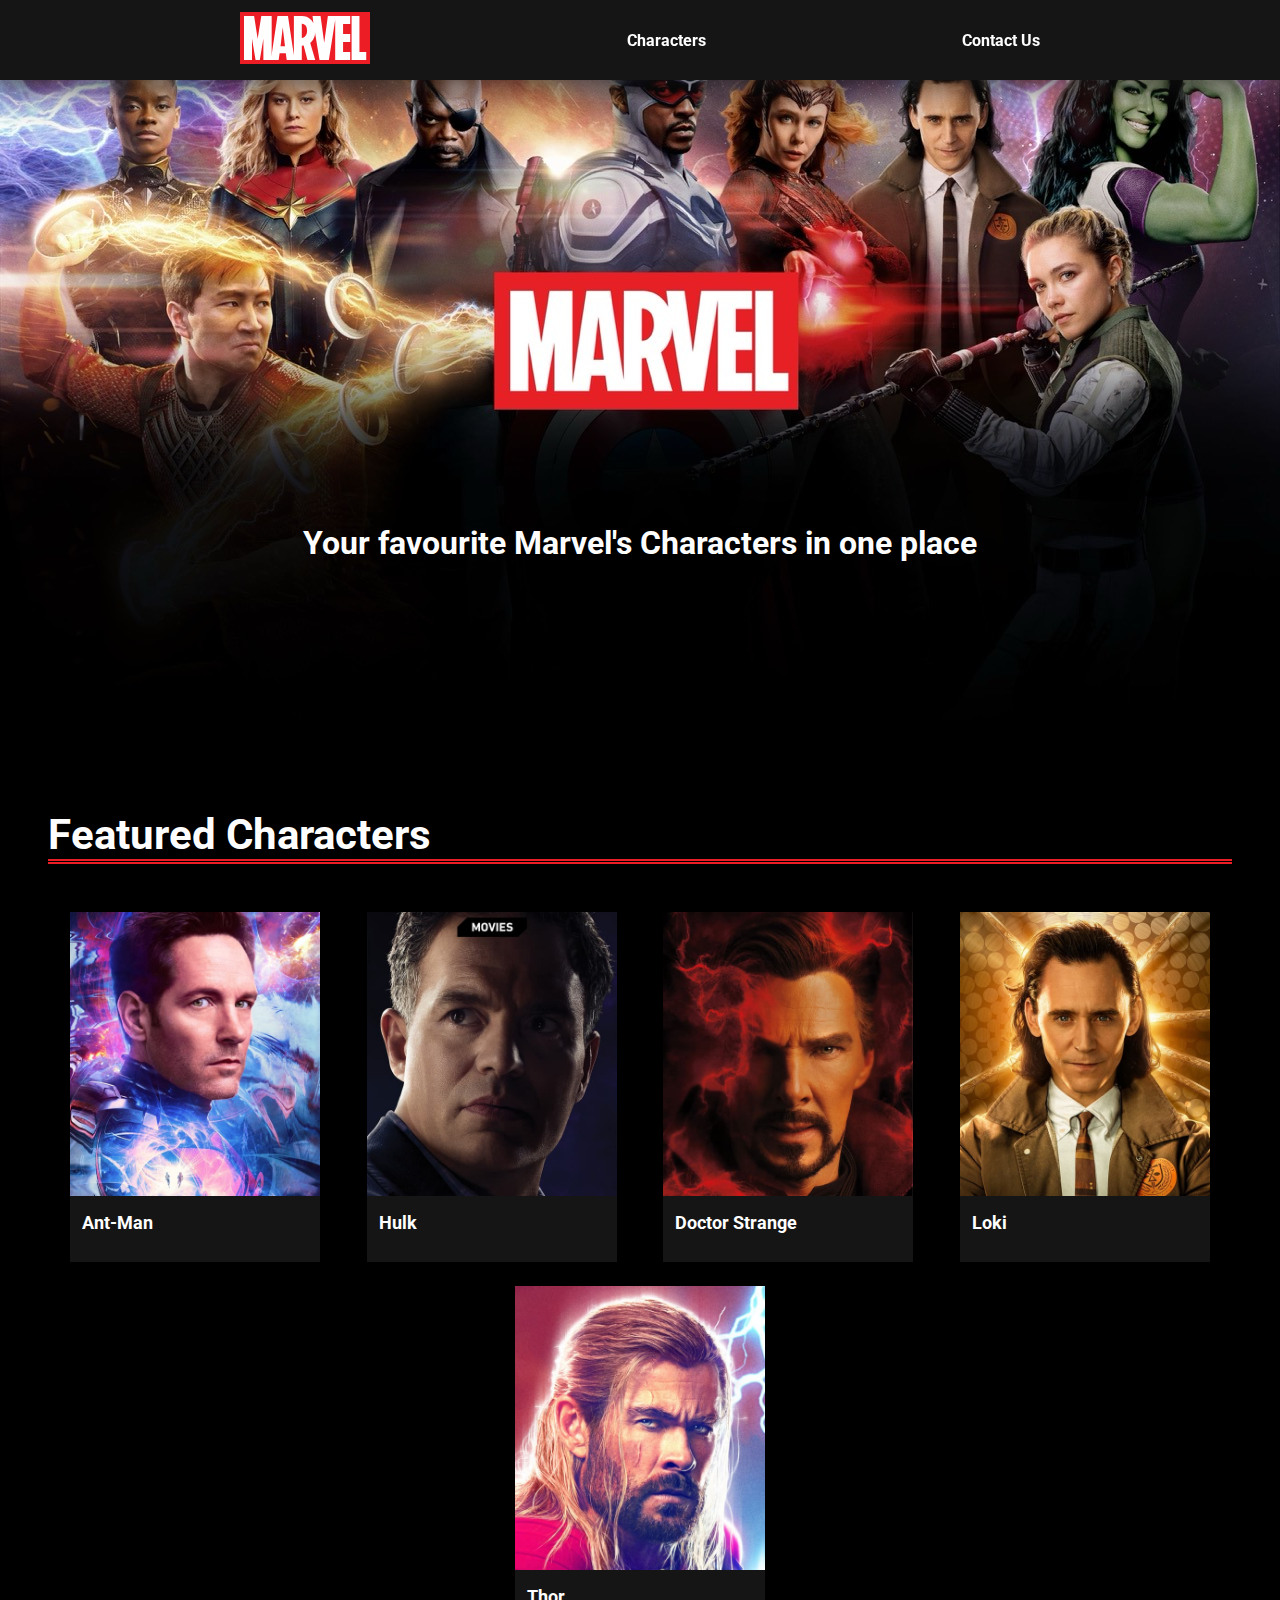
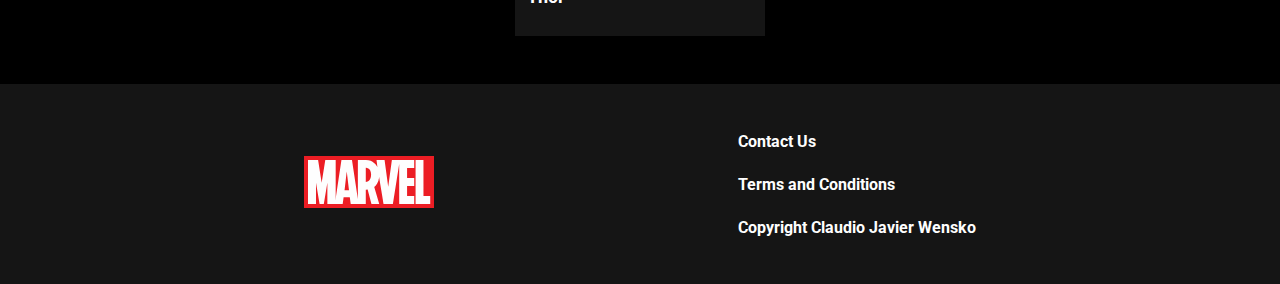
<file: index.html>
<!DOCTYPE html>
<html lang="en">
<head>
    <meta charset="UTF-8">
    <meta name="viewport" content="width=device-width, initial-scale=1.0">
    <title>Home | Marvel Universe</title>

    <link rel="stylesheet" href="./css/style.css">
</head>
<body>
    <header class="headerIndex">
        <nav>
            <div class="maverlLogo">
                <a href="./index.html">
                    <svg width="130" height="52" xmlns="http://www.w3.org/2000/svg" aria-hidden="true"><rect fill="#EC1D24" width="100%" height="100%"></rect><path fill="#FEFEFE" d="M126.222 40.059v7.906H111.58V4h7.885v36.059h6.757zm-62.564-14.5c-.61.294-1.248.44-1.87.442v-14.14h.04c.622-.005 5.264.184 5.264 6.993 0 3.559-1.58 5.804-3.434 6.705zM40.55 34.24l2.183-18.799 2.265 18.799H40.55zm69.655-22.215V4.007H87.879l-3.675 26.779-3.63-26.78h-8.052l.901 7.15c-.928-1.832-4.224-7.15-11.48-7.15-.047-.002-8.06 0-8.06 0l-.031 39.032-5.868-39.031-10.545-.005-6.072 40.44.002-40.435H21.278L17.64 26.724 14.096 4.006H4v43.966h7.95V26.78l3.618 21.192h4.226l3.565-21.192v21.192h15.327l.928-6.762h6.17l.927 6.762 15.047.008h.01v-.008h.02V33.702l1.845-.27 3.817 14.55h7.784l-.002-.01h.022l-5.011-17.048c2.538-1.88 5.406-6.644 4.643-11.203v-.002C74.894 19.777 79.615 48 79.615 48l9.256-.027 6.327-39.85v39.85h15.007v-7.908h-7.124v-10.08h7.124v-8.03h-7.124v-9.931h7.124z"></path><path fill="#EC1D24" d="M0 0h30v52H0z"></path><path fill="#FEFEFE" d="M31.5 48V4H21.291l-3.64 22.735L14.102 4H4v44h8V26.792L15.577 48h4.229l3.568-21.208V48z"></path></svg>
                    <h1>Marvel</h1>
                </a>
            </div>
            <div class="dropdown">
                <button class="dropbtn">Characters</button>
                <div class="dropdownContent">
                    <a href="./pages/characters/antman.html">Ant-Man</a>
                    <a href="./pages/characters/doc-strange.html">Doctor Strange</a>
                    <a href="./pages/characters/hulk.html">Hulk</a>
                    <a href="./pages/characters/loki.html">Loki</a>
                    <a href="./pages/characters/thor.html">Thor</a>
                </div>
            </div>
            <div class="navItem">
                <a href="./pages/contact.html">Contact Us</a>
            </div>  
        </nav>
        
    </header>
    <main>
        <section class="hero">
            <img class="heroImage" src="./images/hero-image.jpg" alt="Marvel Background with Characters">
        
            <div class="heroContent">
                <h2>Your favourite Marvel's Characters in one place</h2>
            </div>
        </section>

        <section class="charactersSection">

            <div class="title">
                <h2>Featured Characters</h2>
            </div>

            <div class="charactersFlex">
                <a class="characterCard" href="./pages/characters/antman.html">
                    <div class="image">
                        <img src="./images/characters/antman/antman-card.jpg" alt="Ant-Man Profile Photo">
                    </div>
                    <div class="content">
                        <p>Ant-Man</p>
                    </div>
                </a>
                <a class="characterCard" href="./pages/characters/hulk.html">
                    <div class="image">
                        <img src="./images/characters/hulk/hulk-card.jpg" alt="Hulk Profile Photo">
                    </div>
                    <div class="content">
                        <p>Hulk</p>
                    </div>
                </a> 
                <a class="characterCard" href="./pages/characters/doc-strange.html">
                    <div class="image">
                        <img src="./images/characters/doc-strange/strange-card.jpg" alt="Doctor Strange Profile Photo">
                    </div>
                    <div class="content">
                        <p>Doctor Strange</p>
                    </div>
                </a> 
                <a class="characterCard" href="./pages/characters/loki.html">
                    <div class="image">
                        <img src="./images/characters/loki/loki-card.jpg" alt="Loki Profile Photo">
                    </div>
                    <div class="content">
                        <p>Loki</p>
                    </div>
                </a> 
                <a class="characterCard" href="./pages/characters/thor.html">
                    <div class="image">
                        <img src="./images/characters/thor/thor-card.jpg" alt="Thor Profile Photo">
                    </div>
                    <div class="content">
                        <p>Thor</p>
                    </div>
                </a>
            </div>
        </section>

    </main>
    <footer>

        <div class="maverlLogo">
            <a href="./index.html">
                <svg width="130" height="52" xmlns="http://www.w3.org/2000/svg" aria-hidden="true"><rect fill="#EC1D24" width="100%" height="100%"></rect><path fill="#FEFEFE" d="M126.222 40.059v7.906H111.58V4h7.885v36.059h6.757zm-62.564-14.5c-.61.294-1.248.44-1.87.442v-14.14h.04c.622-.005 5.264.184 5.264 6.993 0 3.559-1.58 5.804-3.434 6.705zM40.55 34.24l2.183-18.799 2.265 18.799H40.55zm69.655-22.215V4.007H87.879l-3.675 26.779-3.63-26.78h-8.052l.901 7.15c-.928-1.832-4.224-7.15-11.48-7.15-.047-.002-8.06 0-8.06 0l-.031 39.032-5.868-39.031-10.545-.005-6.072 40.44.002-40.435H21.278L17.64 26.724 14.096 4.006H4v43.966h7.95V26.78l3.618 21.192h4.226l3.565-21.192v21.192h15.327l.928-6.762h6.17l.927 6.762 15.047.008h.01v-.008h.02V33.702l1.845-.27 3.817 14.55h7.784l-.002-.01h.022l-5.011-17.048c2.538-1.88 5.406-6.644 4.643-11.203v-.002C74.894 19.777 79.615 48 79.615 48l9.256-.027 6.327-39.85v39.85h15.007v-7.908h-7.124v-10.08h7.124v-8.03h-7.124v-9.931h7.124z"></path><path fill="#EC1D24" d="M0 0h30v52H0z"></path><path fill="#FEFEFE" d="M31.5 48V4H21.291l-3.64 22.735L14.102 4H4v44h8V26.792L15.577 48h4.229l3.568-21.208V48z"></path></svg>
                <p style="display: none;">Marvel</p>
            </a>
        </div>

        <ul class="links">
            <li><a href="./pages/contact.html">Contact Us</a></li>
            <li><a href="./pages/terms.html">Terms and Conditions</a></li>
            <li>Copyright Claudio Javier Wensko</li>
        </ul>

    </footer>
</body>
</html>
</file>
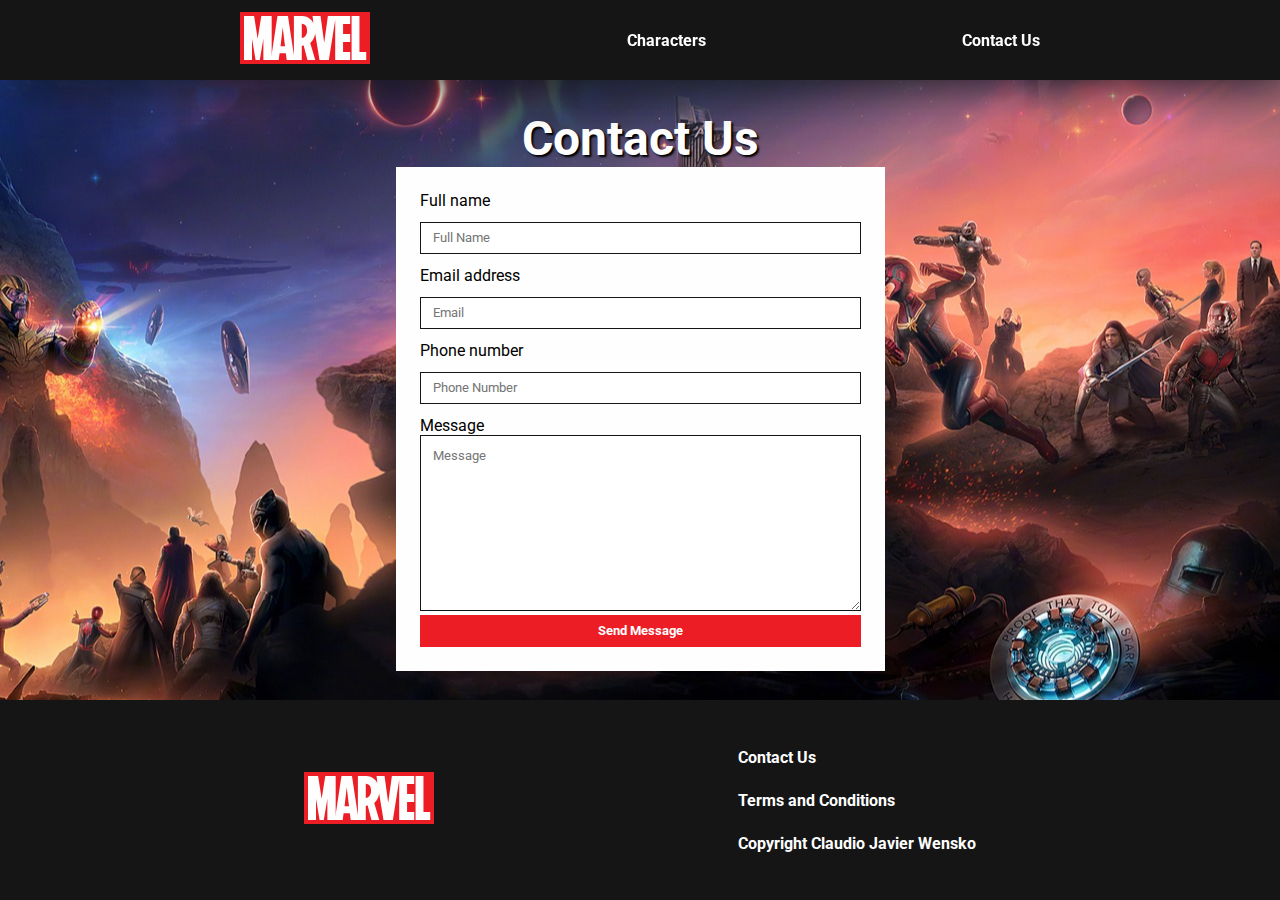
<file: pages/contact.html>
<!DOCTYPE html>
<html lang="en">

<head>
    <meta charset="UTF-8">
    <meta name="viewport" content="width=device-width, initial-scale=1.0">
    <title>Contact Us</title>

    <link rel="stylesheet" href="../../css/style.css">
</head>

<body>
    <header class="headerIndex">
        <nav>
            <div class="maverlLogo">
                <a href="../index.html">
                    <svg width="130" height="52" xmlns="http://www.w3.org/2000/svg" aria-hidden="true">
                        <rect fill="#EC1D24" width="100%" height="100%"></rect>
                        <path fill="#FEFEFE"
                            d="M126.222 40.059v7.906H111.58V4h7.885v36.059h6.757zm-62.564-14.5c-.61.294-1.248.44-1.87.442v-14.14h.04c.622-.005 5.264.184 5.264 6.993 0 3.559-1.58 5.804-3.434 6.705zM40.55 34.24l2.183-18.799 2.265 18.799H40.55zm69.655-22.215V4.007H87.879l-3.675 26.779-3.63-26.78h-8.052l.901 7.15c-.928-1.832-4.224-7.15-11.48-7.15-.047-.002-8.06 0-8.06 0l-.031 39.032-5.868-39.031-10.545-.005-6.072 40.44.002-40.435H21.278L17.64 26.724 14.096 4.006H4v43.966h7.95V26.78l3.618 21.192h4.226l3.565-21.192v21.192h15.327l.928-6.762h6.17l.927 6.762 15.047.008h.01v-.008h.02V33.702l1.845-.27 3.817 14.55h7.784l-.002-.01h.022l-5.011-17.048c2.538-1.88 5.406-6.644 4.643-11.203v-.002C74.894 19.777 79.615 48 79.615 48l9.256-.027 6.327-39.85v39.85h15.007v-7.908h-7.124v-10.08h7.124v-8.03h-7.124v-9.931h7.124z">
                        </path>
                        <path fill="#EC1D24" d="M0 0h30v52H0z"></path>
                        <path fill="#FEFEFE"
                            d="M31.5 48V4H21.291l-3.64 22.735L14.102 4H4v44h8V26.792L15.577 48h4.229l3.568-21.208V48z">
                        </path>
                    </svg>
                    <h1>Marvel</h1>
                </a>
            </div>
            <div class="dropdown">
                <button class="dropbtn">Characters</button>
                <div class="dropdownContent">
                    <a href="../pages/characters/antman.html">Ant-Man</a>
                    <a href="../pages/characters/doc-strange.html">Doctor Strange</a>
                    <a href="../pages/characters/hulk.html">Hulk</a>
                    <a href="../pages/characters/loki.html">Loki</a>
                    <a href="../pages/characters/thor.html">Thor</a>
                </div>
            </div>
            <div class="navItem">
                <a href="./contact.html">Contact Us</a>
            </div>
        </nav>

    </header>
    <main>
        <div class="contactForm">
            <h2>Contact Us</h2>

            <form  method="post">
                <label for="fullname">Full name</label><br>
                <input type="text" placeholder="Full Name" name="fullname" id="fullname"><br>
                <label for="email">Email address</label><br>
                <input type="email" placeholder="Email" name="email" id="email"><br>
                <label for="phone">Phone number</label><br>
                <input type="tel" placeholder="Phone Number" name="phone" id="phone"><br>
                <label for="message">Message</label><br>
                <textarea name="message" placeholder="Message" id="message" cols="50" rows="10"></textarea><br>
                <button type="submit" class="btnSecondary">Send Message</button>
            </form>
        </div>
    </main>
    <footer>

        <div class="maverlLogo">
            <a href="../index.html">
                <svg width="130" height="52" xmlns="http://www.w3.org/2000/svg" aria-hidden="true">
                    <rect fill="#EC1D24" width="100%" height="100%"></rect>
                    <path fill="#FEFEFE"
                        d="M126.222 40.059v7.906H111.58V4h7.885v36.059h6.757zm-62.564-14.5c-.61.294-1.248.44-1.87.442v-14.14h.04c.622-.005 5.264.184 5.264 6.993 0 3.559-1.58 5.804-3.434 6.705zM40.55 34.24l2.183-18.799 2.265 18.799H40.55zm69.655-22.215V4.007H87.879l-3.675 26.779-3.63-26.78h-8.052l.901 7.15c-.928-1.832-4.224-7.15-11.48-7.15-.047-.002-8.06 0-8.06 0l-.031 39.032-5.868-39.031-10.545-.005-6.072 40.44.002-40.435H21.278L17.64 26.724 14.096 4.006H4v43.966h7.95V26.78l3.618 21.192h4.226l3.565-21.192v21.192h15.327l.928-6.762h6.17l.927 6.762 15.047.008h.01v-.008h.02V33.702l1.845-.27 3.817 14.55h7.784l-.002-.01h.022l-5.011-17.048c2.538-1.88 5.406-6.644 4.643-11.203v-.002C74.894 19.777 79.615 48 79.615 48l9.256-.027 6.327-39.85v39.85h15.007v-7.908h-7.124v-10.08h7.124v-8.03h-7.124v-9.931h7.124z">
                    </path>
                    <path fill="#EC1D24" d="M0 0h30v52H0z"></path>
                    <path fill="#FEFEFE"
                        d="M31.5 48V4H21.291l-3.64 22.735L14.102 4H4v44h8V26.792L15.577 48h4.229l3.568-21.208V48z">
                    </path>
                </svg>
            </a>
        </div>

        <ul class="links">
            <li><a href="./contact.html">Contact Us</a></li>
            <li><a href="./terms.html">Terms and Conditions</a></li>
            <li>Copyright Claudio Javier Wensko</li>
        </ul>

    </footer>
</body>

</html>
</file>
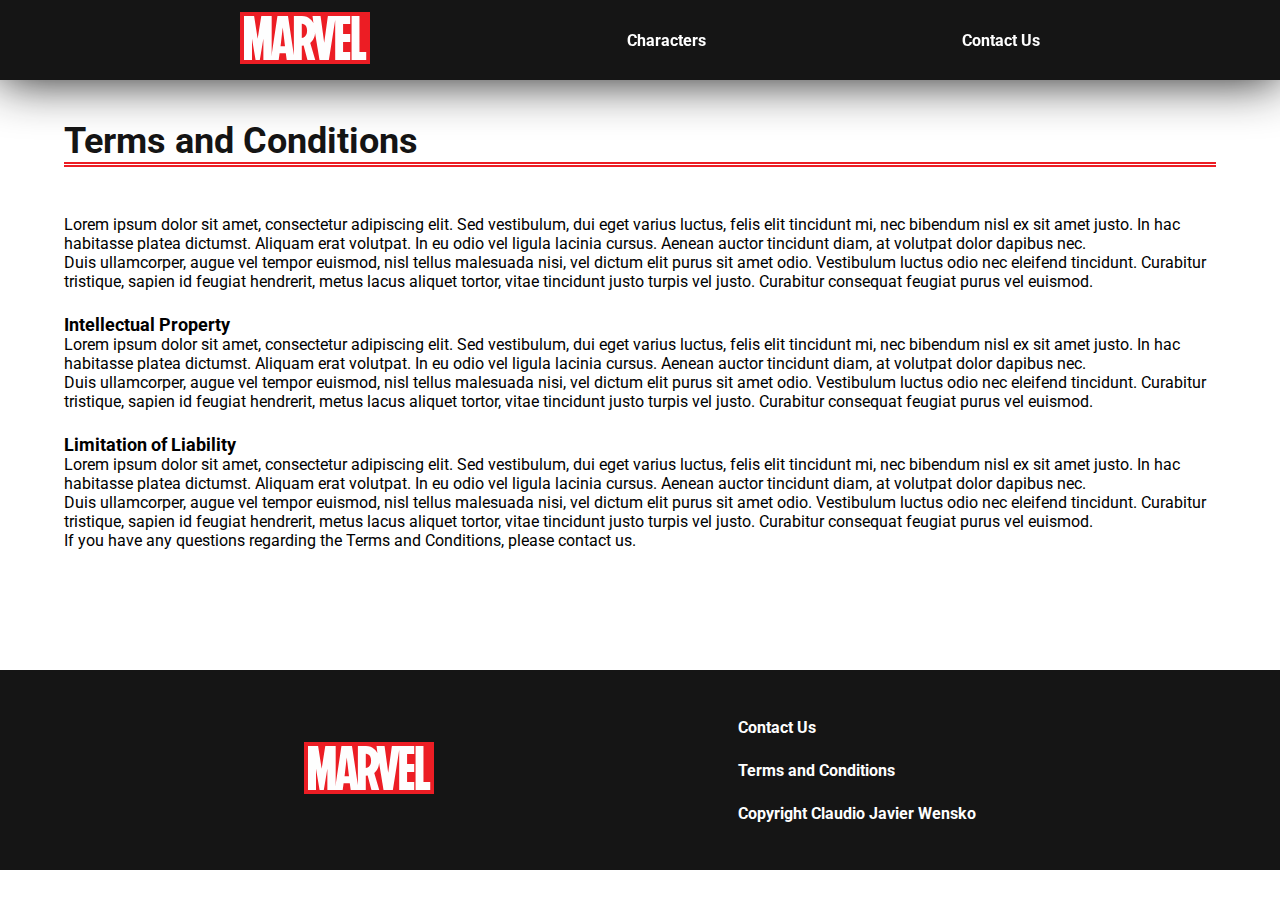
<file: pages/terms.html>
<!DOCTYPE html>
<html lang="en">

<head>
    <meta charset="UTF-8">
    <meta name="viewport" content="width=device-width, initial-scale=1.0">
    <title>Terms & Conditions</title>

    <link rel="stylesheet" href="../../css/style.css">
</head>

<body>
    <header class="headerIndex">
        <nav>
            <div class="maverlLogo">
                <a href="../index.html">
                    <svg width="130" height="52" xmlns="http://www.w3.org/2000/svg" aria-hidden="true">
                        <rect fill="#EC1D24" width="100%" height="100%"></rect>
                        <path fill="#FEFEFE"
                            d="M126.222 40.059v7.906H111.58V4h7.885v36.059h6.757zm-62.564-14.5c-.61.294-1.248.44-1.87.442v-14.14h.04c.622-.005 5.264.184 5.264 6.993 0 3.559-1.58 5.804-3.434 6.705zM40.55 34.24l2.183-18.799 2.265 18.799H40.55zm69.655-22.215V4.007H87.879l-3.675 26.779-3.63-26.78h-8.052l.901 7.15c-.928-1.832-4.224-7.15-11.48-7.15-.047-.002-8.06 0-8.06 0l-.031 39.032-5.868-39.031-10.545-.005-6.072 40.44.002-40.435H21.278L17.64 26.724 14.096 4.006H4v43.966h7.95V26.78l3.618 21.192h4.226l3.565-21.192v21.192h15.327l.928-6.762h6.17l.927 6.762 15.047.008h.01v-.008h.02V33.702l1.845-.27 3.817 14.55h7.784l-.002-.01h.022l-5.011-17.048c2.538-1.88 5.406-6.644 4.643-11.203v-.002C74.894 19.777 79.615 48 79.615 48l9.256-.027 6.327-39.85v39.85h15.007v-7.908h-7.124v-10.08h7.124v-8.03h-7.124v-9.931h7.124z">
                        </path>
                        <path fill="#EC1D24" d="M0 0h30v52H0z"></path>
                        <path fill="#FEFEFE"
                            d="M31.5 48V4H21.291l-3.64 22.735L14.102 4H4v44h8V26.792L15.577 48h4.229l3.568-21.208V48z">
                        </path>
                    </svg>
                    <h1>Marvel</h1>
                </a>
            </div>
            <div class="dropdown">
                <button class="dropbtn">Characters</button>
                <div class="dropdownContent">
                    <a href="../pages/characters/antman.html">Ant-Man</a>
                    <a href="../pages/characters/doc-strange.html">Doctor Strange</a>
                    <a href="../pages/characters/hulk.html">Hulk</a>
                    <a href="../pages/characters/loki.html">Loki</a>
                    <a href="../pages/characters/thor.html">Thor</a>
                </div>
            </div>
            <div class="navItem">
                <a href="./contact.html">Contact Us</a>
            </div>
        </nav>

    </header>
    <main>

        <div class="terms">
            <div class="title">
                <h2>Terms and Conditions</h2>
            </div>

            <div class="content">
                <p>
                    Lorem ipsum dolor sit amet, consectetur adipiscing elit. Sed vestibulum, dui eget varius luctus, felis elit tincidunt mi, nec bibendum nisl ex sit amet justo. In hac habitasse platea dictumst. Aliquam erat volutpat. In eu odio vel ligula lacinia cursus. Aenean auctor tincidunt diam, at volutpat dolor dapibus nec.
                </p>
            
                <p>
                    Duis ullamcorper, augue vel tempor euismod, nisl tellus malesuada nisi, vel dictum elit purus sit amet odio. Vestibulum luctus odio nec eleifend tincidunt. Curabitur tristique, sapien id feugiat hendrerit, metus lacus aliquet tortor, vitae tincidunt justo turpis vel justo. Curabitur consequat feugiat purus vel euismod.
                </p>
            
                <h2>Intellectual Property</h2>
            
                <p>
                    Lorem ipsum dolor sit amet, consectetur adipiscing elit. Sed vestibulum, dui eget varius luctus, felis elit tincidunt mi, nec bibendum nisl ex sit amet justo. In hac habitasse platea dictumst. Aliquam erat volutpat. In eu odio vel ligula lacinia cursus. Aenean auctor tincidunt diam, at volutpat dolor dapibus nec.
                </p>
            
                <p>
                    Duis ullamcorper, augue vel tempor euismod, nisl tellus malesuada nisi, vel dictum elit purus sit amet odio. Vestibulum luctus odio nec eleifend tincidunt. Curabitur tristique, sapien id feugiat hendrerit, metus lacus aliquet tortor, vitae tincidunt justo turpis vel justo. Curabitur consequat feugiat purus vel euismod.
                </p>
            
                <h2>Limitation of Liability</h2>
            
                <p>
                    Lorem ipsum dolor sit amet, consectetur adipiscing elit. Sed vestibulum, dui eget varius luctus, felis elit tincidunt mi, nec bibendum nisl ex sit amet justo. In hac habitasse platea dictumst. Aliquam erat volutpat. In eu odio vel ligula lacinia cursus. Aenean auctor tincidunt diam, at volutpat dolor dapibus nec.
                </p>
            
                <p>
                    Duis ullamcorper, augue vel tempor euismod, nisl tellus malesuada nisi, vel dictum elit purus sit amet odio. Vestibulum luctus odio nec eleifend tincidunt. Curabitur tristique, sapien id feugiat hendrerit, metus lacus aliquet tortor, vitae tincidunt justo turpis vel justo. Curabitur consequat feugiat purus vel euismod.
                </p>
            
                <p>
                    If you have any questions regarding the Terms and Conditions, please contact us.
                </p>
            </div>
        </div>

    </main>
    <footer>

        <div class="maverlLogo">
            <a href="../index.html">
                <svg width="130" height="52" xmlns="http://www.w3.org/2000/svg" aria-hidden="true">
                    <rect fill="#EC1D24" width="100%" height="100%"></rect>
                    <path fill="#FEFEFE"
                        d="M126.222 40.059v7.906H111.58V4h7.885v36.059h6.757zm-62.564-14.5c-.61.294-1.248.44-1.87.442v-14.14h.04c.622-.005 5.264.184 5.264 6.993 0 3.559-1.58 5.804-3.434 6.705zM40.55 34.24l2.183-18.799 2.265 18.799H40.55zm69.655-22.215V4.007H87.879l-3.675 26.779-3.63-26.78h-8.052l.901 7.15c-.928-1.832-4.224-7.15-11.48-7.15-.047-.002-8.06 0-8.06 0l-.031 39.032-5.868-39.031-10.545-.005-6.072 40.44.002-40.435H21.278L17.64 26.724 14.096 4.006H4v43.966h7.95V26.78l3.618 21.192h4.226l3.565-21.192v21.192h15.327l.928-6.762h6.17l.927 6.762 15.047.008h.01v-.008h.02V33.702l1.845-.27 3.817 14.55h7.784l-.002-.01h.022l-5.011-17.048c2.538-1.88 5.406-6.644 4.643-11.203v-.002C74.894 19.777 79.615 48 79.615 48l9.256-.027 6.327-39.85v39.85h15.007v-7.908h-7.124v-10.08h7.124v-8.03h-7.124v-9.931h7.124z">
                    </path>
                    <path fill="#EC1D24" d="M0 0h30v52H0z"></path>
                    <path fill="#FEFEFE"
                        d="M31.5 48V4H21.291l-3.64 22.735L14.102 4H4v44h8V26.792L15.577 48h4.229l3.568-21.208V48z">
                    </path>
                </svg>
            </a>
        </div>

        <ul class="links">
            <li><a href="./contact.html">Contact Us</a></li>
            <li><a href="./terms.html">Terms and Conditions</a></li>
            <li>Copyright Claudio Javier Wensko</li>
        </ul>

    </footer>
</body>

</html>
</file>
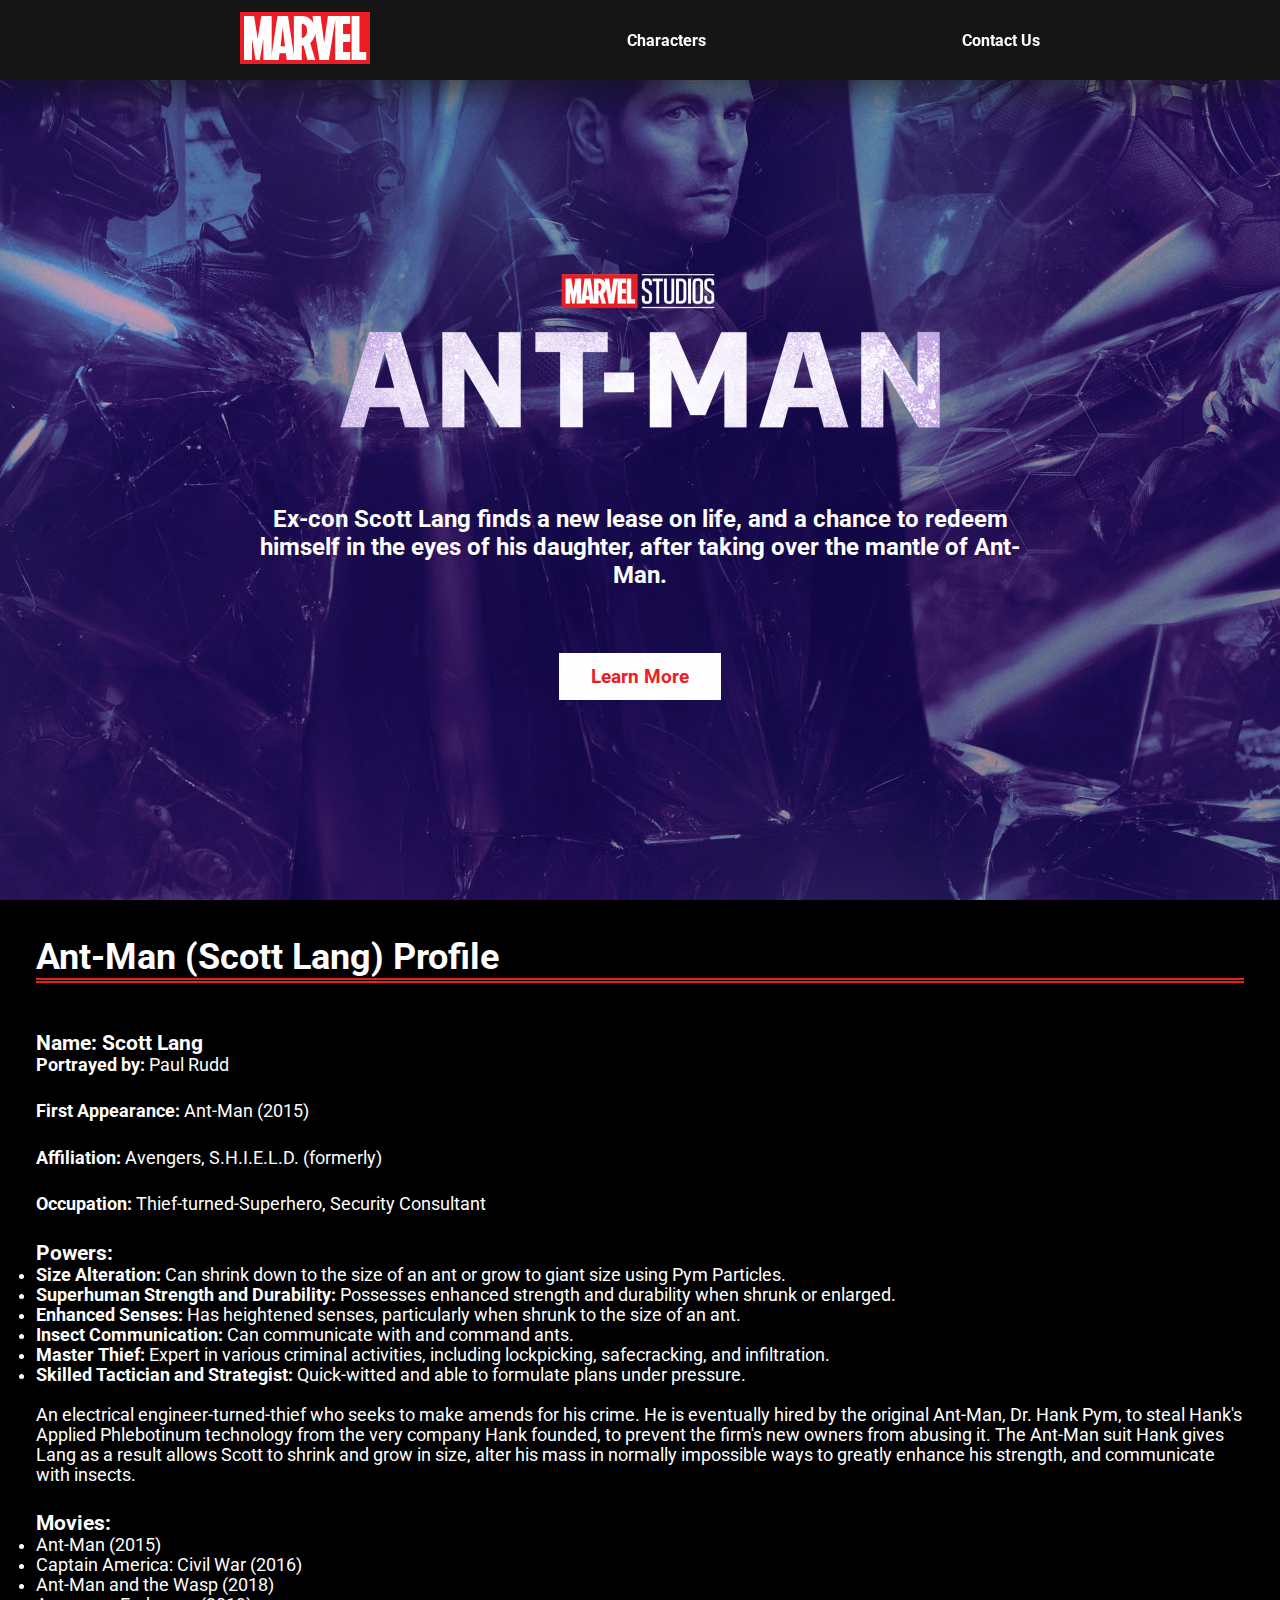
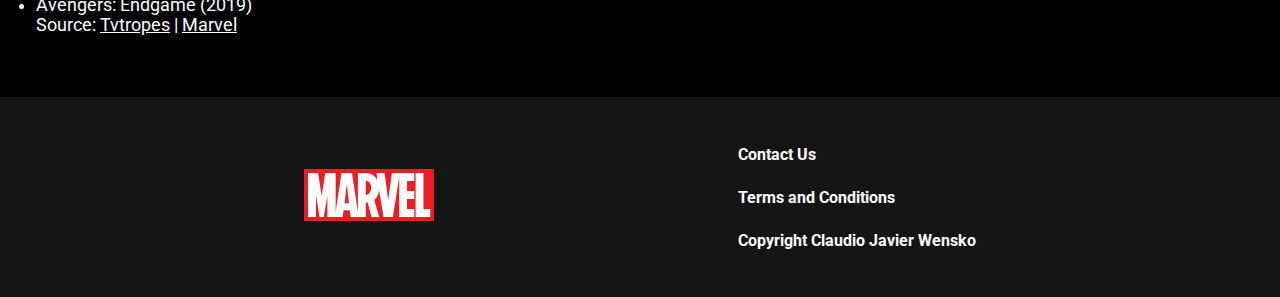
<file: pages/characters/antman.html>
<!DOCTYPE html>
<html lang="en">

<head>
    <meta charset="UTF-8">
    <meta name="viewport" content="width=device-width, initial-scale=1.0">
    <title>Ant-Man | Marvel Universe</title>

    <link rel="stylesheet" href="../../css/style.css">
</head>

<body>
    <header class="headerIndex">
        <nav>
            <div class="maverlLogo">
                <a href="../../index.html">
                    <svg width="130" height="52" xmlns="http://www.w3.org/2000/svg" aria-hidden="true">
                        <rect fill="#EC1D24" width="100%" height="100%"></rect>
                        <path fill="#FEFEFE"
                            d="M126.222 40.059v7.906H111.58V4h7.885v36.059h6.757zm-62.564-14.5c-.61.294-1.248.44-1.87.442v-14.14h.04c.622-.005 5.264.184 5.264 6.993 0 3.559-1.58 5.804-3.434 6.705zM40.55 34.24l2.183-18.799 2.265 18.799H40.55zm69.655-22.215V4.007H87.879l-3.675 26.779-3.63-26.78h-8.052l.901 7.15c-.928-1.832-4.224-7.15-11.48-7.15-.047-.002-8.06 0-8.06 0l-.031 39.032-5.868-39.031-10.545-.005-6.072 40.44.002-40.435H21.278L17.64 26.724 14.096 4.006H4v43.966h7.95V26.78l3.618 21.192h4.226l3.565-21.192v21.192h15.327l.928-6.762h6.17l.927 6.762 15.047.008h.01v-.008h.02V33.702l1.845-.27 3.817 14.55h7.784l-.002-.01h.022l-5.011-17.048c2.538-1.88 5.406-6.644 4.643-11.203v-.002C74.894 19.777 79.615 48 79.615 48l9.256-.027 6.327-39.85v39.85h15.007v-7.908h-7.124v-10.08h7.124v-8.03h-7.124v-9.931h7.124z">
                        </path>
                        <path fill="#EC1D24" d="M0 0h30v52H0z"></path>
                        <path fill="#FEFEFE"
                            d="M31.5 48V4H21.291l-3.64 22.735L14.102 4H4v44h8V26.792L15.577 48h4.229l3.568-21.208V48z">
                        </path>
                    </svg>
                    <h1>Marvel</h1>
                </a>
            </div>
            <div class="dropdown">
                <button class="dropbtn">Characters</button>
                <div class="dropdownContent">
                    <a href="./antman.html">Ant-Man</a>
                    <a href="./doc-strange.html">Doctor Strange</a>
                    <a href="./hulk.html">Hulk</a>
                    <a href="./loki.html">Loki</a>
                    <a href="./thor.html">Thor</a>
                </div>
            </div>
            <div class="navItem">
                <a href="../contact.html">Contact Us</a>
            </div>
        </nav>

    </header>
    <main>

        <div class="characterHero" id="ant-man">
            <div class="image">
                <img src="../../images/characters/antman/antman-logo.png" alt="Ant-Man Logo">
            </div>
            <div class="overview">
                <p>Ex-con Scott Lang finds a new lease on life, and a chance to redeem himself in the eyes of his
                    daughter, after taking over the mantle of Ant-Man.</p>
                <a href="#biography">Learn More</a>
            </div>
        </div>

        <div id="biography" class="bio">
            <div class="title">
                <h2>Ant-Man (Scott Lang) Profile</h2>
            </div>
            <div class="content">
                <h3>Name: Scott Lang</h3>

                <p><strong>Portrayed by:</strong> Paul Rudd</p>
                <p><strong>First Appearance:</strong> Ant-Man (2015)</p>
                <p><strong>Affiliation:</strong> Avengers, S.H.I.E.L.D. (formerly)</p>
                <p><strong>Occupation:</strong> Thief-turned-Superhero, Security Consultant</p>

                <h3>Powers:</h3>
                <ul>
                    <li><strong>Size Alteration:</strong> Can shrink down to the size of an ant or grow to giant size
                        using Pym Particles.</li>
                    <li><strong>Superhuman Strength and Durability:</strong> Possesses enhanced strength and durability
                        when shrunk or enlarged.</li>
                    <li><strong>Enhanced Senses:</strong> Has heightened senses, particularly when shrunk to the size of
                        an ant.</li>
                    <li><strong>Insect Communication:</strong> Can communicate with and command ants.</li>
                    <li><strong>Master Thief:</strong> Expert in various criminal activities, including lockpicking,
                        safecracking, and infiltration.</li>
                    <li><strong>Skilled Tactician and Strategist:</strong> Quick-witted and able to formulate plans
                        under pressure.</li>
                </ul>
                <br>
                <p>An electrical engineer-turned-thief who seeks to make amends for his crime. He is eventually hired by
                    the original Ant-Man, Dr. Hank Pym, to steal Hank's Applied Phlebotinum technology from the very
                    company Hank founded, to prevent the firm's new owners from abusing it. The Ant-Man suit Hank gives
                    Lang as a result allows Scott to shrink and grow in size, alter his mass in normally impossible ways
                    to greatly enhance his strength, and communicate with insects.</p>
                <h3>Movies:</h3>
                <ul>
                    <li>Ant-Man (2015)</li>
                    <li>Captain America: Civil War (2016)</li>
                    <li>Ant-Man and the Wasp (2018)</li>
                    <li>Avengers: Endgame (2019)</li>
                </ul>

                <p>Source: <a href="https://tvtropes.org/pmwiki/pmwiki.php/Characters/MCUScottLang"
                        target="_blank">Tvtropes</a> | <a href="https://www.marvel.com/characters/ant-man-scott-lang"
                        target="_blank">Marvel</a></p>

            </div>
        </div>

    </main>
    <footer>

        <div class="maverlLogo">
            <a href="../../index.html">
                <svg width="130" height="52" xmlns="http://www.w3.org/2000/svg" aria-hidden="true">
                    <rect fill="#EC1D24" width="100%" height="100%"></rect>
                    <path fill="#FEFEFE"
                        d="M126.222 40.059v7.906H111.58V4h7.885v36.059h6.757zm-62.564-14.5c-.61.294-1.248.44-1.87.442v-14.14h.04c.622-.005 5.264.184 5.264 6.993 0 3.559-1.58 5.804-3.434 6.705zM40.55 34.24l2.183-18.799 2.265 18.799H40.55zm69.655-22.215V4.007H87.879l-3.675 26.779-3.63-26.78h-8.052l.901 7.15c-.928-1.832-4.224-7.15-11.48-7.15-.047-.002-8.06 0-8.06 0l-.031 39.032-5.868-39.031-10.545-.005-6.072 40.44.002-40.435H21.278L17.64 26.724 14.096 4.006H4v43.966h7.95V26.78l3.618 21.192h4.226l3.565-21.192v21.192h15.327l.928-6.762h6.17l.927 6.762 15.047.008h.01v-.008h.02V33.702l1.845-.27 3.817 14.55h7.784l-.002-.01h.022l-5.011-17.048c2.538-1.88 5.406-6.644 4.643-11.203v-.002C74.894 19.777 79.615 48 79.615 48l9.256-.027 6.327-39.85v39.85h15.007v-7.908h-7.124v-10.08h7.124v-8.03h-7.124v-9.931h7.124z">
                    </path>
                    <path fill="#EC1D24" d="M0 0h30v52H0z"></path>
                    <path fill="#FEFEFE"
                        d="M31.5 48V4H21.291l-3.64 22.735L14.102 4H4v44h8V26.792L15.577 48h4.229l3.568-21.208V48z">
                    </path>
                </svg>
            </a>
        </div>

        <ul class="links">
            <li><a href="../contact.html">Contact Us</a></li>
            <li><a href="../terms.html">Terms and Conditions</a></li>
            <li>Copyright Claudio Javier Wensko</li>
        </ul>

    </footer>
</body>

</html>
</file>
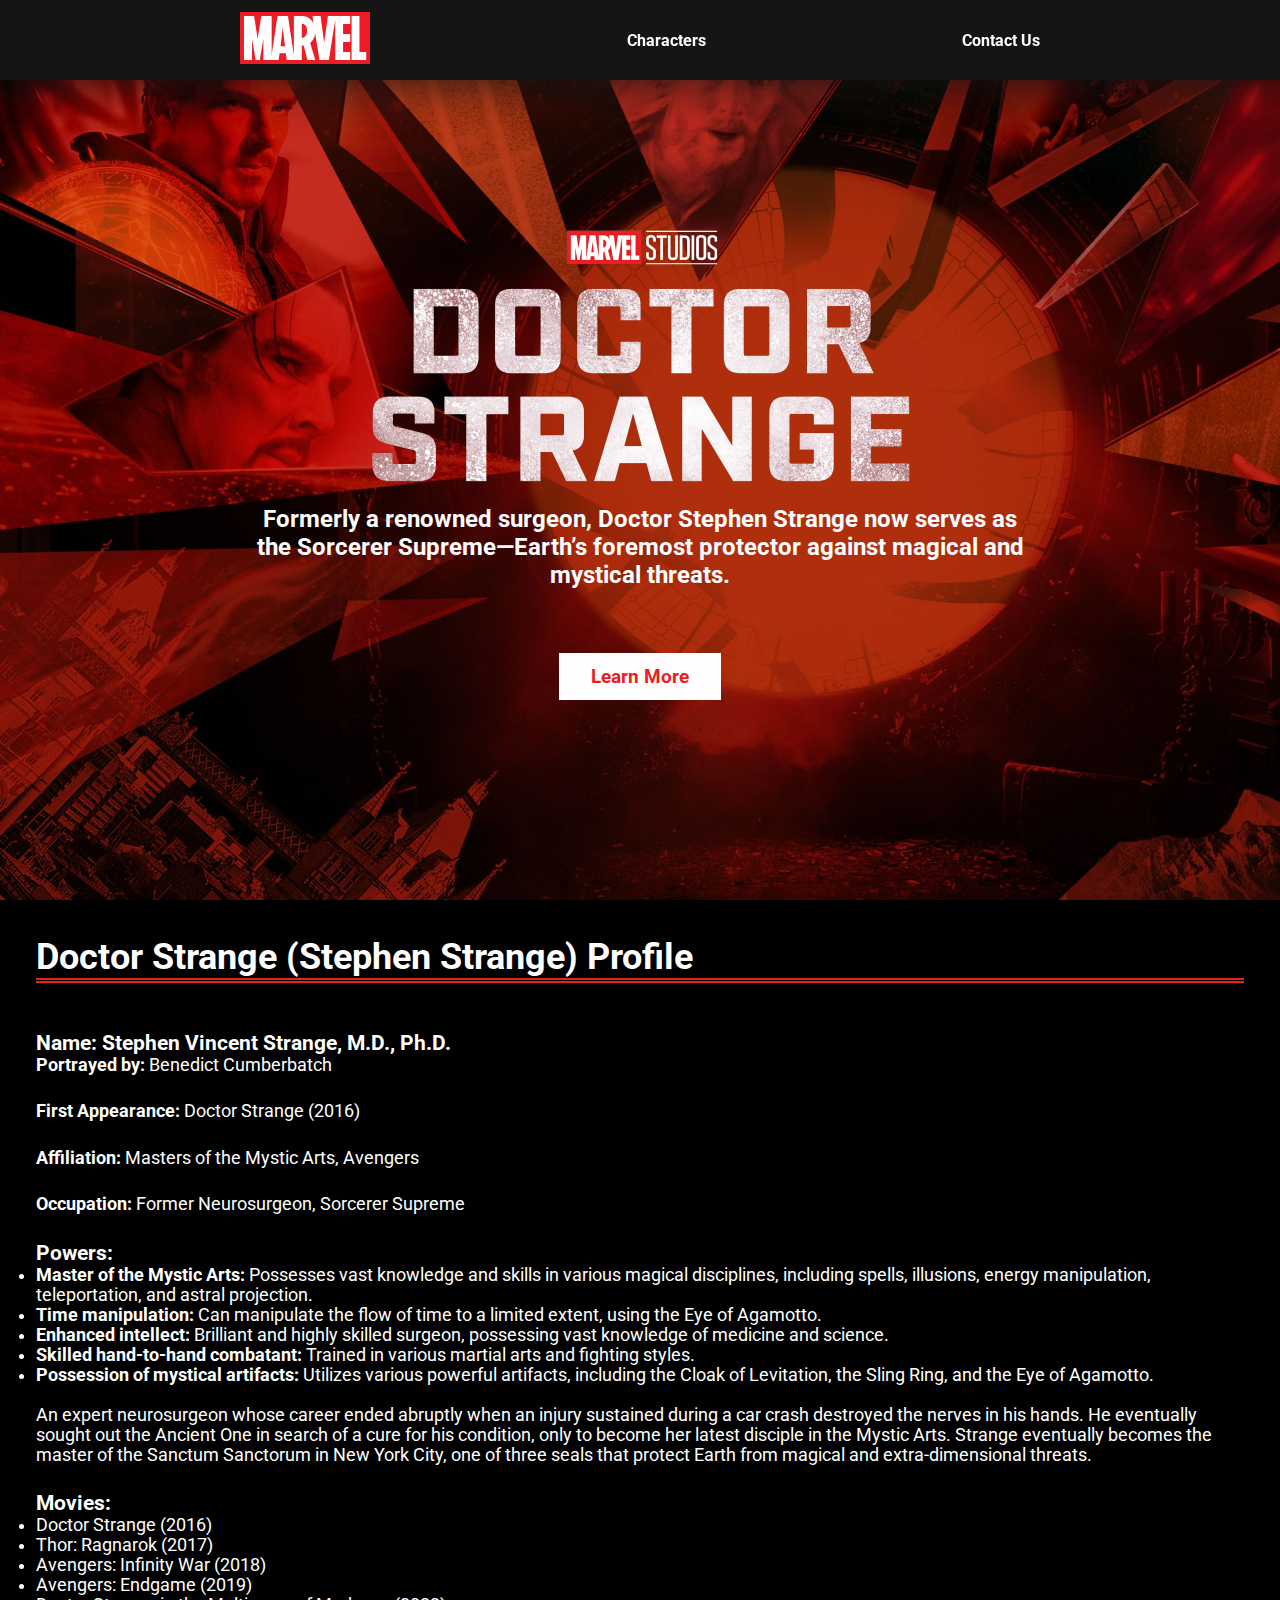
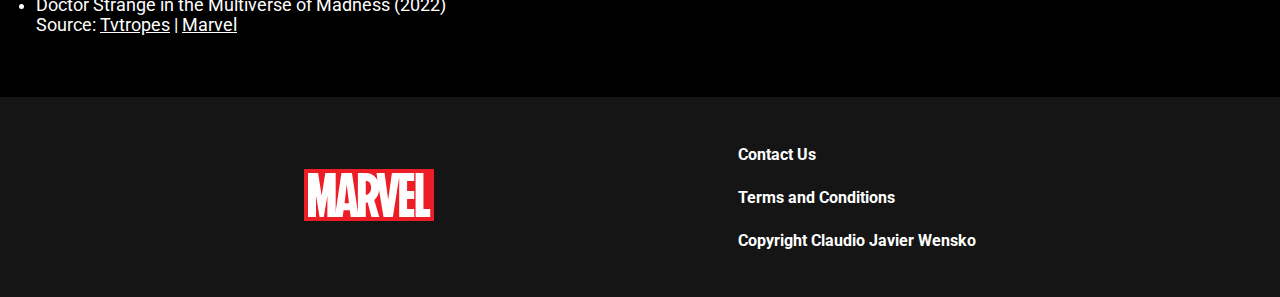
<file: pages/characters/doc-strange.html>
<!DOCTYPE html>
<html lang="en">

<head>
    <meta charset="UTF-8">
    <meta name="viewport" content="width=device-width, initial-scale=1.0">
    <title>Doctor Strange | Marvel Universe</title>

    <link rel="stylesheet" href="../../css/style.css">
</head>

<body>
    <header class="headerIndex">
        <nav>
            <div class="maverlLogo">
                <a href="../../index.html">
                    <svg width="130" height="52" xmlns="http://www.w3.org/2000/svg" aria-hidden="true">
                        <rect fill="#EC1D24" width="100%" height="100%"></rect>
                        <path fill="#FEFEFE"
                            d="M126.222 40.059v7.906H111.58V4h7.885v36.059h6.757zm-62.564-14.5c-.61.294-1.248.44-1.87.442v-14.14h.04c.622-.005 5.264.184 5.264 6.993 0 3.559-1.58 5.804-3.434 6.705zM40.55 34.24l2.183-18.799 2.265 18.799H40.55zm69.655-22.215V4.007H87.879l-3.675 26.779-3.63-26.78h-8.052l.901 7.15c-.928-1.832-4.224-7.15-11.48-7.15-.047-.002-8.06 0-8.06 0l-.031 39.032-5.868-39.031-10.545-.005-6.072 40.44.002-40.435H21.278L17.64 26.724 14.096 4.006H4v43.966h7.95V26.78l3.618 21.192h4.226l3.565-21.192v21.192h15.327l.928-6.762h6.17l.927 6.762 15.047.008h.01v-.008h.02V33.702l1.845-.27 3.817 14.55h7.784l-.002-.01h.022l-5.011-17.048c2.538-1.88 5.406-6.644 4.643-11.203v-.002C74.894 19.777 79.615 48 79.615 48l9.256-.027 6.327-39.85v39.85h15.007v-7.908h-7.124v-10.08h7.124v-8.03h-7.124v-9.931h7.124z">
                        </path>
                        <path fill="#EC1D24" d="M0 0h30v52H0z"></path>
                        <path fill="#FEFEFE"
                            d="M31.5 48V4H21.291l-3.64 22.735L14.102 4H4v44h8V26.792L15.577 48h4.229l3.568-21.208V48z">
                        </path>
                    </svg>
                    <h1>Marvel</h1>
                </a>
            </div>
            <div class="dropdown">
                <button class="dropbtn">Characters</button>
                <div class="dropdownContent">
                    <a href="./antman.html">Ant-Man</a>
                    <a href="./doc-strange.html">Doctor Strange</a>
                    <a href="./hulk.html">Hulk</a>
                    <a href="./loki.html">Loki</a>
                    <a href="./thor.html">Thor</a>
                </div>
            </div>
            <div class="navItem">
                <a href="../contact.html">Contact Us</a>
            </div>
        </nav>

    </header>
    <main>

        <div class="characterHero" id="strange">
            <div class="image">
                <img src="../../images/characters/doc-strange/strange-logo.png" alt="Doctor Strange Logo">
            </div>
            <div class="overview">
                <p>Formerly a renowned surgeon, Doctor Stephen Strange now serves as the Sorcerer Supreme—Earth’s
                    foremost protector against magical and mystical threats.</p>
                <a href="#biography">Learn More</a>
            </div>
        </div>

        <div id="biography" class="bio">
            <div class="title">
                <h2>Doctor Strange (Stephen Strange) Profile</h2>
            </div>
            <div class="content">
                <h3>Name: Stephen Vincent Strange, M.D., Ph.D.</h3>

                <p><strong>Portrayed by:</strong> Benedict Cumberbatch</p>
                <p><strong>First Appearance:</strong> Doctor Strange (2016)</p>
                <p><strong>Affiliation:</strong> Masters of the Mystic Arts, Avengers</p>
                <p><strong>Occupation:</strong> Former Neurosurgeon, Sorcerer Supreme</p>

                <h3>Powers:</h3>
                <ul>
                    <li><strong>Master of the Mystic Arts:</strong> Possesses vast knowledge and skills in various
                        magical disciplines, including spells, illusions, energy manipulation, teleportation, and astral
                        projection.</li>
                    <li><strong>Time manipulation:</strong> Can manipulate the flow of time to a limited extent, using
                        the Eye of Agamotto.</li>
                    <li><strong>Enhanced intellect:</strong> Brilliant and highly skilled surgeon, possessing vast
                        knowledge of medicine and science.</li>
                    <li><strong>Skilled hand-to-hand combatant:</strong> Trained in various martial arts and fighting
                        styles.</li>
                    <li><strong>Possession of mystical artifacts:</strong> Utilizes various powerful artifacts,
                        including the Cloak of Levitation, the Sling Ring, and the Eye of Agamotto.</li>
                </ul>

               <br>
               <p>An expert neurosurgeon whose career ended abruptly when an injury sustained during a car crash destroyed the nerves in his hands. He eventually sought out the Ancient One in search of a cure for his condition, only to become her latest disciple in the Mystic Arts. Strange eventually becomes the master of the Sanctum Sanctorum in New York City, one of three seals that protect Earth from magical and extra-dimensional threats.</p>

                <h3>Movies:</h3>
                <ul>
                    <li>Doctor Strange (2016)</li>
                    <li>Thor: Ragnarok (2017)</li>
                    <li>Avengers: Infinity War (2018)</li>
                    <li>Avengers: Endgame (2019)</li>
                    <li>Doctor Strange in the Multiverse of Madness (2022)</li>
                </ul>

                <p>Source: <a href="https://tvtropes.org/pmwiki/pmwiki.php/Characters/MCUStephenStrange"
                    target="_blank">Tvtropes</a> | <a href="https://www.marvel.com/characters/doctor-strange-stephen-strange"
                    target="_blank">Marvel</a></p>

            </div>
        </div>

    </main>
    <footer>

        <div class="maverlLogo">
            <a href="../../index.html">
                <svg width="130" height="52" xmlns="http://www.w3.org/2000/svg" aria-hidden="true">
                    <rect fill="#EC1D24" width="100%" height="100%"></rect>
                    <path fill="#FEFEFE"
                        d="M126.222 40.059v7.906H111.58V4h7.885v36.059h6.757zm-62.564-14.5c-.61.294-1.248.44-1.87.442v-14.14h.04c.622-.005 5.264.184 5.264 6.993 0 3.559-1.58 5.804-3.434 6.705zM40.55 34.24l2.183-18.799 2.265 18.799H40.55zm69.655-22.215V4.007H87.879l-3.675 26.779-3.63-26.78h-8.052l.901 7.15c-.928-1.832-4.224-7.15-11.48-7.15-.047-.002-8.06 0-8.06 0l-.031 39.032-5.868-39.031-10.545-.005-6.072 40.44.002-40.435H21.278L17.64 26.724 14.096 4.006H4v43.966h7.95V26.78l3.618 21.192h4.226l3.565-21.192v21.192h15.327l.928-6.762h6.17l.927 6.762 15.047.008h.01v-.008h.02V33.702l1.845-.27 3.817 14.55h7.784l-.002-.01h.022l-5.011-17.048c2.538-1.88 5.406-6.644 4.643-11.203v-.002C74.894 19.777 79.615 48 79.615 48l9.256-.027 6.327-39.85v39.85h15.007v-7.908h-7.124v-10.08h7.124v-8.03h-7.124v-9.931h7.124z">
                    </path>
                    <path fill="#EC1D24" d="M0 0h30v52H0z"></path>
                    <path fill="#FEFEFE"
                        d="M31.5 48V4H21.291l-3.64 22.735L14.102 4H4v44h8V26.792L15.577 48h4.229l3.568-21.208V48z">
                    </path>
                </svg>
            </a>
        </div>

        <ul class="links">
            <li><a href="../contact.html">Contact Us</a></li>
            <li><a href="../terms.html">Terms and Conditions</a></li>
            <li>Copyright Claudio Javier Wensko</li>
        </ul>

    </footer>
</body>

</html>
</file>
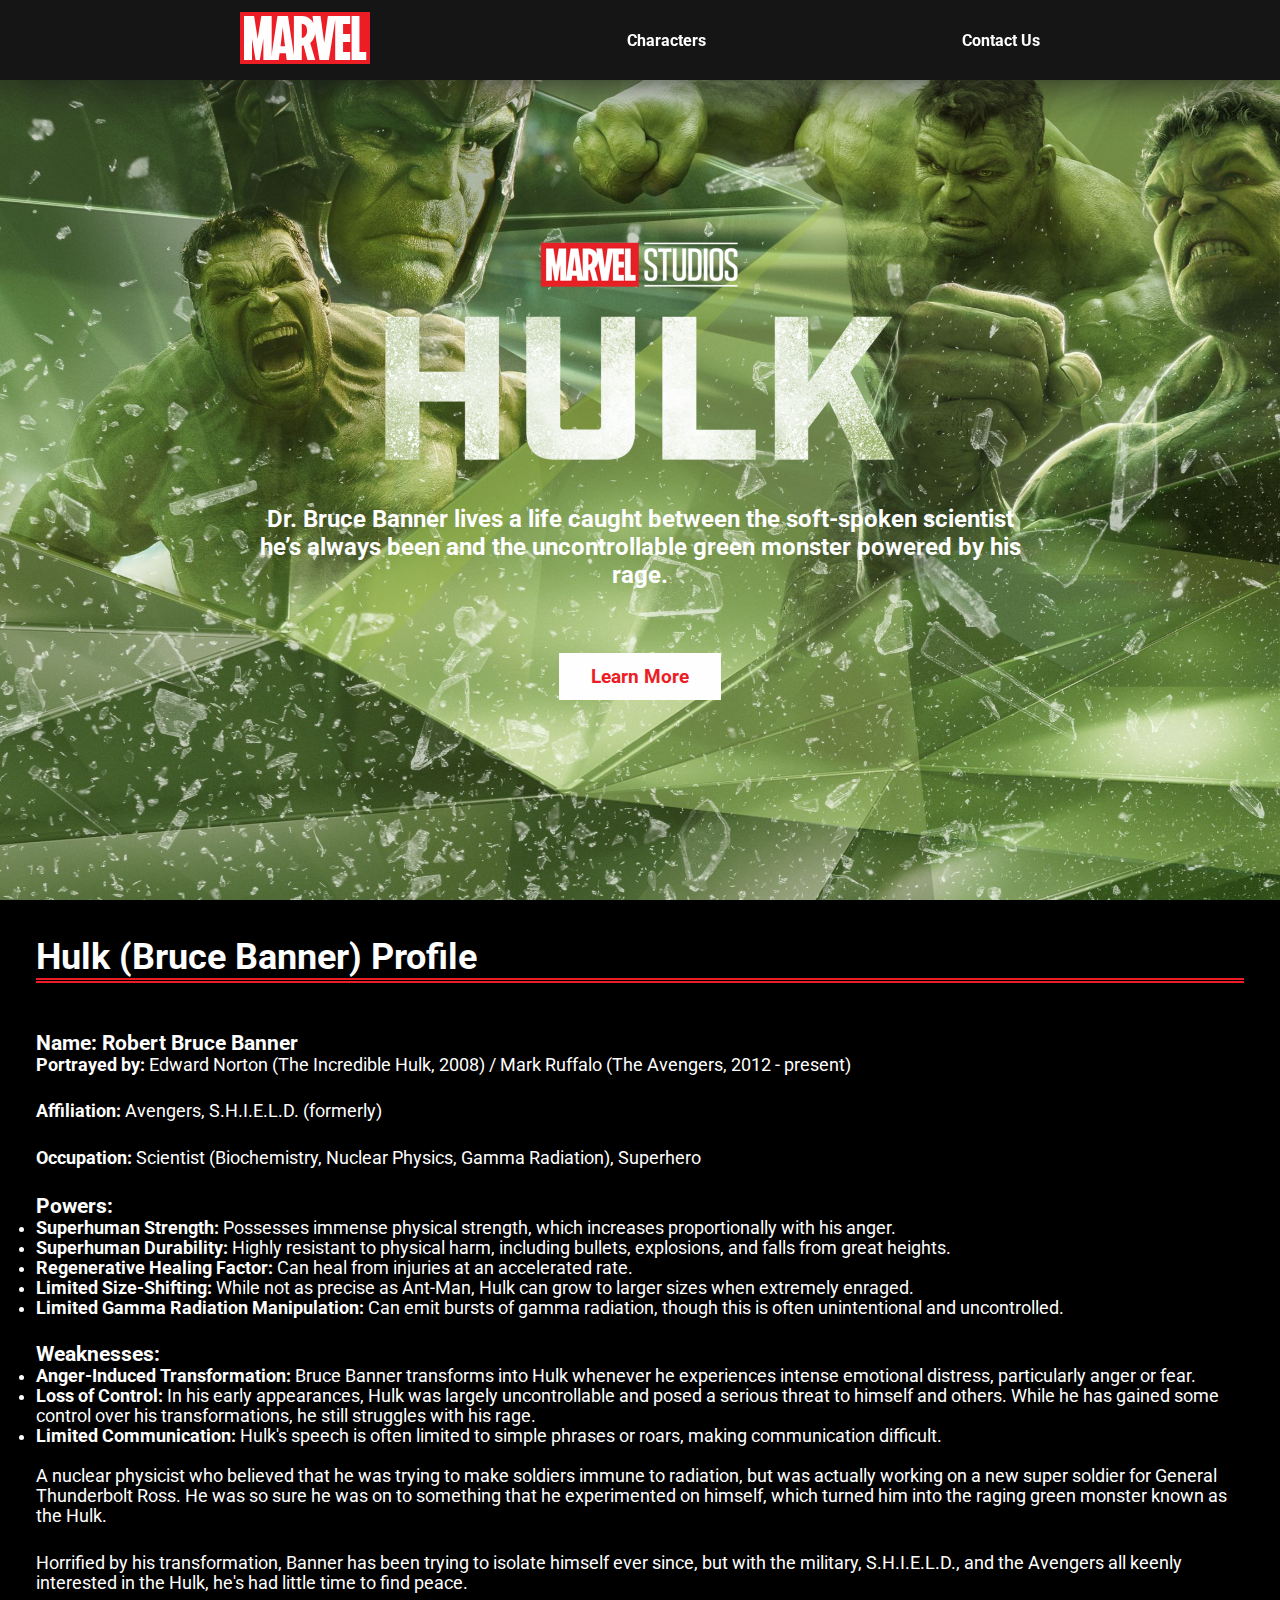
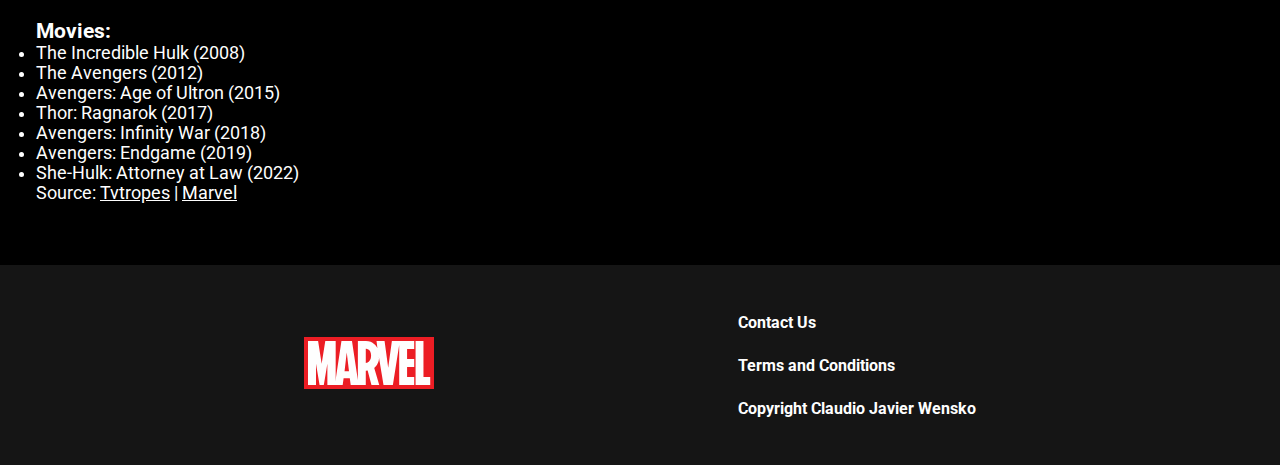
<file: pages/characters/hulk.html>
<!DOCTYPE html>
<html lang="en">

<head>
    <meta charset="UTF-8">
    <meta name="viewport" content="width=device-width, initial-scale=1.0">
    <title>Hulk | Marvel Universe</title>

    <link rel="stylesheet" href="../../css/style.css">
</head>

<body>
    <header class="headerIndex">
        <nav>
            <div class="maverlLogo">
                <a href="../../index.html">
                    <svg width="130" height="52" xmlns="http://www.w3.org/2000/svg" aria-hidden="true">
                        <rect fill="#EC1D24" width="100%" height="100%"></rect>
                        <path fill="#FEFEFE"
                            d="M126.222 40.059v7.906H111.58V4h7.885v36.059h6.757zm-62.564-14.5c-.61.294-1.248.44-1.87.442v-14.14h.04c.622-.005 5.264.184 5.264 6.993 0 3.559-1.58 5.804-3.434 6.705zM40.55 34.24l2.183-18.799 2.265 18.799H40.55zm69.655-22.215V4.007H87.879l-3.675 26.779-3.63-26.78h-8.052l.901 7.15c-.928-1.832-4.224-7.15-11.48-7.15-.047-.002-8.06 0-8.06 0l-.031 39.032-5.868-39.031-10.545-.005-6.072 40.44.002-40.435H21.278L17.64 26.724 14.096 4.006H4v43.966h7.95V26.78l3.618 21.192h4.226l3.565-21.192v21.192h15.327l.928-6.762h6.17l.927 6.762 15.047.008h.01v-.008h.02V33.702l1.845-.27 3.817 14.55h7.784l-.002-.01h.022l-5.011-17.048c2.538-1.88 5.406-6.644 4.643-11.203v-.002C74.894 19.777 79.615 48 79.615 48l9.256-.027 6.327-39.85v39.85h15.007v-7.908h-7.124v-10.08h7.124v-8.03h-7.124v-9.931h7.124z">
                        </path>
                        <path fill="#EC1D24" d="M0 0h30v52H0z"></path>
                        <path fill="#FEFEFE"
                            d="M31.5 48V4H21.291l-3.64 22.735L14.102 4H4v44h8V26.792L15.577 48h4.229l3.568-21.208V48z">
                        </path>
                    </svg>
                    <h1>Marvel</h1>
                </a>
            </div>
            <div class="dropdown">
                <button class="dropbtn">Characters</button>
                <div class="dropdownContent">
                    <a href="./antman.html">Ant-Man</a>
                    <a href="./doc-strange.html">Doctor Strange</a>
                    <a href="./hulk.html">Hulk</a>
                    <a href="./loki.html">Loki</a>
                    <a href="./thor.html">Thor</a>
                </div>
            </div>
            <div class="navItem">
                <a href="../contact.html">Contact Us</a>
            </div>
        </nav>

    </header>
    <main>

        <div class="characterHero" id="hulk">
            <div class="image">
                <img src="../../images/characters/hulk/hulk-logo.png" alt="Hulk Logo">
            </div>
            <div class="overview">
                <p>Dr. Bruce Banner lives a life caught between the soft-spoken scientist he’s always been and the
                    uncontrollable green monster powered by his rage.</p>
                <a href="#biography">Learn More</a>
            </div>
        </div>

        <div id="biography" class="bio">
            <div class="title">
                <h2>Hulk (Bruce Banner) Profile</h2>
            </div>
            <div class="content">
                <h3>Name: Robert Bruce Banner</h3>

                <p><strong>Portrayed by:</strong> Edward Norton (The Incredible Hulk, 2008) / Mark Ruffalo (The
                    Avengers, 2012 - present)</p>
                <p><strong>Affiliation:</strong> Avengers, S.H.I.E.L.D. (formerly)</p>
                <p><strong>Occupation:</strong> Scientist (Biochemistry, Nuclear Physics, Gamma Radiation), Superhero
                </p>

                <h3>Powers:</h3>
                <ul>
                    <li><strong>Superhuman Strength:</strong> Possesses immense physical strength, which increases
                        proportionally with his anger.</li>
                    <li><strong>Superhuman Durability:</strong> Highly resistant to physical harm, including bullets,
                        explosions, and falls from great heights.</li>
                    <li><strong>Regenerative Healing Factor:</strong> Can heal from injuries at an accelerated rate.
                    </li>
                    <li><strong>Limited Size-Shifting:</strong> While not as precise as Ant-Man, Hulk can grow to larger
                        sizes when extremely enraged.</li>
                    <li><strong>Limited Gamma Radiation Manipulation:</strong> Can emit bursts of gamma radiation,
                        though this is often unintentional and uncontrolled.</li>
                </ul>

                <h3>Weaknesses:</h3>
                <ul>
                    <li><strong>Anger-Induced Transformation:</strong> Bruce Banner transforms into Hulk whenever he
                        experiences intense emotional distress, particularly anger or fear.</li>
                    <li><strong>Loss of Control:</strong> In his early appearances, Hulk was largely uncontrollable and
                        posed a serious threat to himself and others. While he has gained some control over his
                        transformations, he still struggles with his rage.</li>
                    <li><strong>Limited Communication:</strong> Hulk's speech is often limited to simple phrases or
                        roars, making communication difficult.</li>
                </ul>

                <br>
                <p>A nuclear physicist who believed that he was trying to make soldiers immune to radiation, but was
                    actually working on a new super soldier for General Thunderbolt Ross. He was so sure he was on to
                    something that he experimented on himself, which turned him into the raging green monster known as
                    the Hulk.</p>
                <p>Horrified by his transformation, Banner has been trying to isolate himself ever since, but with the
                    military, S.H.I.E.L.D., and the Avengers all keenly interested in the Hulk, he's had little time to
                    find peace.</p>
                </ul>

                <h3>Movies:</h3>
                <ul>
                    <li>The Incredible Hulk (2008)</li>
                    <li>The Avengers (2012)</li>
                    <li>Avengers: Age of Ultron (2015)</li>
                    <li>Thor: Ragnarok (2017)</li>
                    <li>Avengers: Infinity War (2018)</li>
                    <li>Avengers: Endgame (2019)</li>
                    <li>She-Hulk: Attorney at Law (2022)</li>
                </ul>

                <p>Source: <a href="https://tvtropes.org/pmwiki/pmwiki.php/Characters/MCUBruceBanner"
                        target="_blank">Tvtropes</a> | <a href="https://www.marvel.com/characters/hulk-bruce-banner"
                        target="_blank">Marvel</a></p>

            </div>
        </div>

    </main>
    <footer>

        <div class="maverlLogo">
            <a href="../../index.html">
                <svg width="130" height="52" xmlns="http://www.w3.org/2000/svg" aria-hidden="true">
                    <rect fill="#EC1D24" width="100%" height="100%"></rect>
                    <path fill="#FEFEFE"
                        d="M126.222 40.059v7.906H111.58V4h7.885v36.059h6.757zm-62.564-14.5c-.61.294-1.248.44-1.87.442v-14.14h.04c.622-.005 5.264.184 5.264 6.993 0 3.559-1.58 5.804-3.434 6.705zM40.55 34.24l2.183-18.799 2.265 18.799H40.55zm69.655-22.215V4.007H87.879l-3.675 26.779-3.63-26.78h-8.052l.901 7.15c-.928-1.832-4.224-7.15-11.48-7.15-.047-.002-8.06 0-8.06 0l-.031 39.032-5.868-39.031-10.545-.005-6.072 40.44.002-40.435H21.278L17.64 26.724 14.096 4.006H4v43.966h7.95V26.78l3.618 21.192h4.226l3.565-21.192v21.192h15.327l.928-6.762h6.17l.927 6.762 15.047.008h.01v-.008h.02V33.702l1.845-.27 3.817 14.55h7.784l-.002-.01h.022l-5.011-17.048c2.538-1.88 5.406-6.644 4.643-11.203v-.002C74.894 19.777 79.615 48 79.615 48l9.256-.027 6.327-39.85v39.85h15.007v-7.908h-7.124v-10.08h7.124v-8.03h-7.124v-9.931h7.124z">
                    </path>
                    <path fill="#EC1D24" d="M0 0h30v52H0z"></path>
                    <path fill="#FEFEFE"
                        d="M31.5 48V4H21.291l-3.64 22.735L14.102 4H4v44h8V26.792L15.577 48h4.229l3.568-21.208V48z">
                    </path>
                </svg>
            </a>
        </div>

        <ul class="links">
            <li><a href="../contact.html">Contact Us</a></li>
            <li><a href="../terms.html">Terms and Conditions</a></li>
            <li>Copyright Claudio Javier Wensko</li>
        </ul>

    </footer>
</body>

</html>
</file>
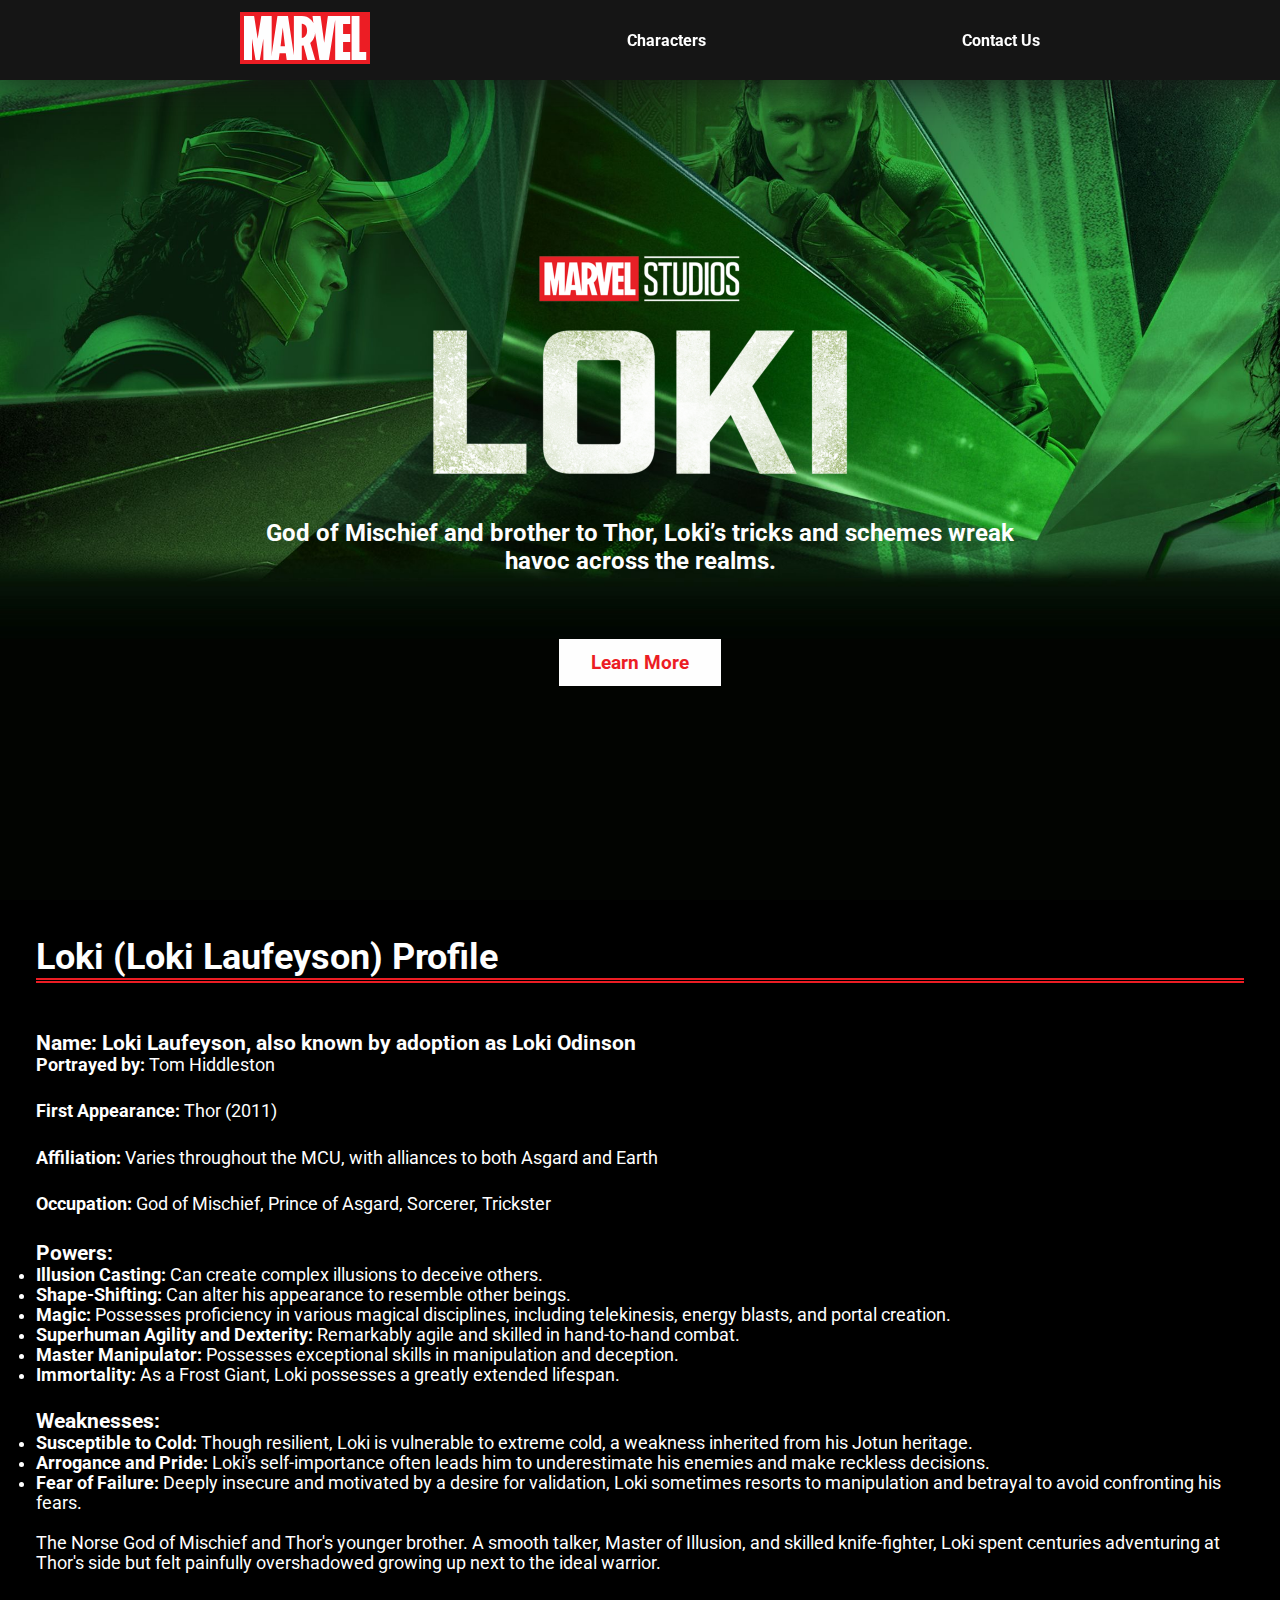
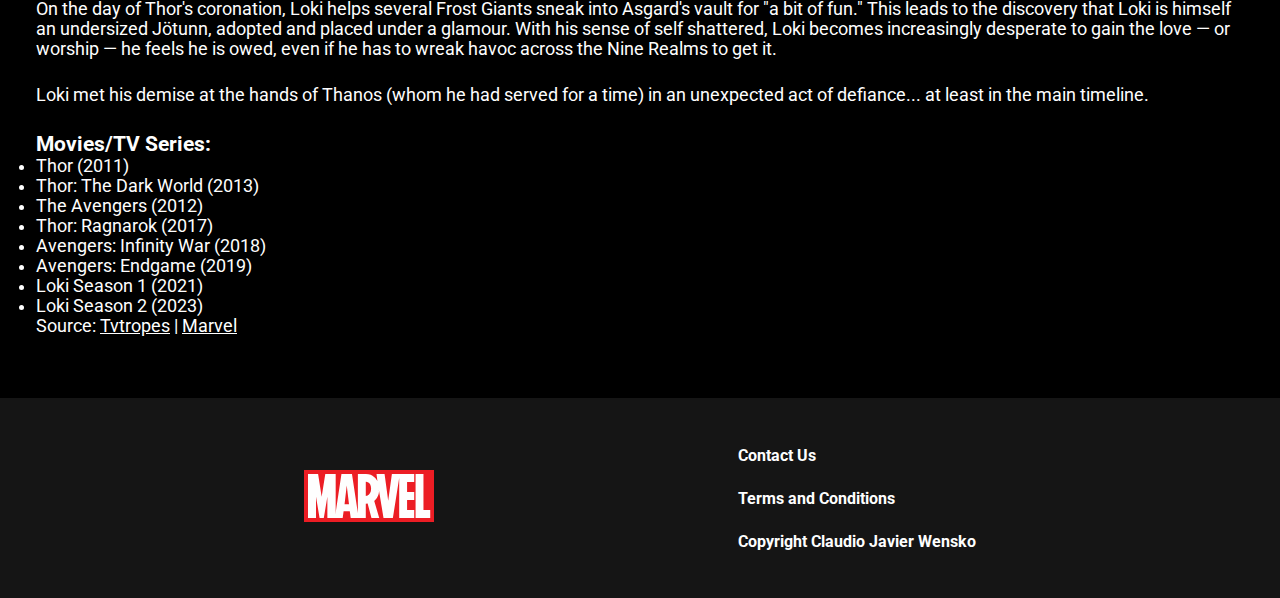
<file: pages/characters/loki.html>
<!DOCTYPE html>
<html lang="en">

<head>
    <meta charset="UTF-8">
    <meta name="viewport" content="width=device-width, initial-scale=1.0">
    <title>Loki | Marvel Universe</title>

    <link rel="stylesheet" href="../../css/style.css">
</head>

<body>
    <header class="headerIndex">
        <nav>
            <div class="maverlLogo">
                <a href="../../index.html">
                    <svg width="130" height="52" xmlns="http://www.w3.org/2000/svg" aria-hidden="true">
                        <rect fill="#EC1D24" width="100%" height="100%"></rect>
                        <path fill="#FEFEFE"
                            d="M126.222 40.059v7.906H111.58V4h7.885v36.059h6.757zm-62.564-14.5c-.61.294-1.248.44-1.87.442v-14.14h.04c.622-.005 5.264.184 5.264 6.993 0 3.559-1.58 5.804-3.434 6.705zM40.55 34.24l2.183-18.799 2.265 18.799H40.55zm69.655-22.215V4.007H87.879l-3.675 26.779-3.63-26.78h-8.052l.901 7.15c-.928-1.832-4.224-7.15-11.48-7.15-.047-.002-8.06 0-8.06 0l-.031 39.032-5.868-39.031-10.545-.005-6.072 40.44.002-40.435H21.278L17.64 26.724 14.096 4.006H4v43.966h7.95V26.78l3.618 21.192h4.226l3.565-21.192v21.192h15.327l.928-6.762h6.17l.927 6.762 15.047.008h.01v-.008h.02V33.702l1.845-.27 3.817 14.55h7.784l-.002-.01h.022l-5.011-17.048c2.538-1.88 5.406-6.644 4.643-11.203v-.002C74.894 19.777 79.615 48 79.615 48l9.256-.027 6.327-39.85v39.85h15.007v-7.908h-7.124v-10.08h7.124v-8.03h-7.124v-9.931h7.124z">
                        </path>
                        <path fill="#EC1D24" d="M0 0h30v52H0z"></path>
                        <path fill="#FEFEFE"
                            d="M31.5 48V4H21.291l-3.64 22.735L14.102 4H4v44h8V26.792L15.577 48h4.229l3.568-21.208V48z">
                        </path>
                    </svg>
                    <h1>Marvel</h1>
                </a>
            </div>
            <div class="dropdown">
                <button class="dropbtn">Characters</button>
                <div class="dropdownContent">
                    <a href="./antman.html">Ant-Man</a>
                    <a href="./doc-strange.html">Doctor Strange</a>
                    <a href="./hulk.html">Hulk</a>
                    <a href="./loki.html">Loki</a>
                    <a href="./thor.html">Thor</a>
                </div>
            </div>
            <div class="navItem">
                <a href="../contact.html">Contact Us</a>
            </div>
        </nav>

    </header>
    <main>

        <div class="characterHero" id="loki">
            <div class="image">
                <img src="../../images/characters/loki/loki-logo.png" alt="Loki Logo">
            </div>
            <div class="overview">
                <p>God of Mischief and brother to Thor, Loki’s tricks and schemes wreak havoc across the realms.</p>
                <a href="#biography">Learn More</a>
            </div>
        </div>

        <div id="biography" class="bio">
            <div class="title">
                <h2>Loki (Loki Laufeyson) Profile</h2>
            </div>
            <div class="content">
                <h3>Name: Loki Laufeyson, also known by adoption as Loki Odinson</h3>

                <p><strong>Portrayed by:</strong> Tom Hiddleston</p>
                <p><strong>First Appearance:</strong> Thor (2011)</p>
                <p><strong>Affiliation:</strong> Varies throughout the MCU, with alliances to both Asgard and Earth</p>
                <p><strong>Occupation:</strong> God of Mischief, Prince of Asgard, Sorcerer, Trickster</p>

                <h3>Powers:</h3>
                <ul>
                    <li><strong>Illusion Casting:</strong> Can create complex illusions to deceive others.</li>
                    <li><strong>Shape-Shifting:</strong> Can alter his appearance to resemble other beings.</li>
                    <li><strong>Magic:</strong> Possesses proficiency in various magical disciplines, including
                        telekinesis, energy blasts, and portal creation.</li>
                    <li><strong>Superhuman Agility and Dexterity:</strong> Remarkably agile and skilled in hand-to-hand
                        combat.</li>
                    <li><strong>Master Manipulator:</strong> Possesses exceptional skills in manipulation and deception.
                    </li>
                    <li><strong>Immortality:</strong> As a Frost Giant, Loki possesses a greatly extended lifespan.</li>
                </ul>

                <h3>Weaknesses:</h3>
                <ul>
                    <li><strong>Susceptible to Cold:</strong> Though resilient, Loki is vulnerable to extreme cold, a
                        weakness inherited from his Jotun heritage.</li>
                    <li><strong>Arrogance and Pride:</strong> Loki's self-importance often leads him to underestimate
                        his enemies and make reckless decisions.</li>
                    <li><strong>Fear of Failure:</strong> Deeply insecure and motivated by a desire for validation, Loki
                        sometimes resorts to manipulation and betrayal to avoid confronting his fears.</li>
                </ul>

                <br>
                <p>The Norse God of Mischief and Thor's younger brother. A smooth talker, Master of Illusion, and
                    skilled knife-fighter, Loki spent centuries adventuring at Thor's side but felt painfully
                    overshadowed growing up next to the ideal warrior.</p>
                <p>On the day of Thor's coronation, Loki helps several Frost Giants sneak into Asgard's vault for "a bit
                    of fun." This leads to the discovery that Loki is himself an undersized Jötunn, adopted and placed
                    under a glamour. With his sense of self shattered, Loki becomes increasingly desperate to gain the
                    love — or worship — he feels he is owed, even if he has to wreak havoc across the Nine Realms to get
                    it.</p>
                <p>Loki met his demise at the hands of Thanos (whom he had served for a time) in an unexpected act of
                    defiance... at least in the main timeline.</p>

                <h3>Movies/TV Series:</h3>
                <ul>
                    <li>Thor (2011)</li>
                    <li>Thor: The Dark World (2013)</li>
                    <li>The Avengers (2012)</li>
                    <li>Thor: Ragnarok (2017)</li>
                    <li>Avengers: Infinity War (2018)</li>
                    <li>Avengers: Endgame (2019)</li>
                    <li>Loki Season 1 (2021)</li>
                    <li>Loki Season 2 (2023)</li>
                </ul>
                <p>Source: <a href="https://tvtropes.org/pmwiki/pmwiki.php/Characters/MCULokiLaufeyson"
                        target="_blank">Tvtropes</a> | <a href="https://www.marvel.com/characters/loki"
                        target="_blank">Marvel</a></p>
            </div>
        </div>

    </main>
    <footer>

        <div class="maverlLogo">
            <a href="../../index.html">
                <svg width="130" height="52" xmlns="http://www.w3.org/2000/svg" aria-hidden="true">
                    <rect fill="#EC1D24" width="100%" height="100%"></rect>
                    <path fill="#FEFEFE"
                        d="M126.222 40.059v7.906H111.58V4h7.885v36.059h6.757zm-62.564-14.5c-.61.294-1.248.44-1.87.442v-14.14h.04c.622-.005 5.264.184 5.264 6.993 0 3.559-1.58 5.804-3.434 6.705zM40.55 34.24l2.183-18.799 2.265 18.799H40.55zm69.655-22.215V4.007H87.879l-3.675 26.779-3.63-26.78h-8.052l.901 7.15c-.928-1.832-4.224-7.15-11.48-7.15-.047-.002-8.06 0-8.06 0l-.031 39.032-5.868-39.031-10.545-.005-6.072 40.44.002-40.435H21.278L17.64 26.724 14.096 4.006H4v43.966h7.95V26.78l3.618 21.192h4.226l3.565-21.192v21.192h15.327l.928-6.762h6.17l.927 6.762 15.047.008h.01v-.008h.02V33.702l1.845-.27 3.817 14.55h7.784l-.002-.01h.022l-5.011-17.048c2.538-1.88 5.406-6.644 4.643-11.203v-.002C74.894 19.777 79.615 48 79.615 48l9.256-.027 6.327-39.85v39.85h15.007v-7.908h-7.124v-10.08h7.124v-8.03h-7.124v-9.931h7.124z">
                    </path>
                    <path fill="#EC1D24" d="M0 0h30v52H0z"></path>
                    <path fill="#FEFEFE"
                        d="M31.5 48V4H21.291l-3.64 22.735L14.102 4H4v44h8V26.792L15.577 48h4.229l3.568-21.208V48z">
                    </path>
                </svg>
            </a>
        </div>

        <ul class="links">
            <li><a href="../contact.html">Contact Us</a></li>
            <li><a href="../terms.html">Terms and Conditions</a></li>
            <li>Copyright Claudio Javier Wensko</li>
        </ul>

    </footer>
</body>

</html>
</file>
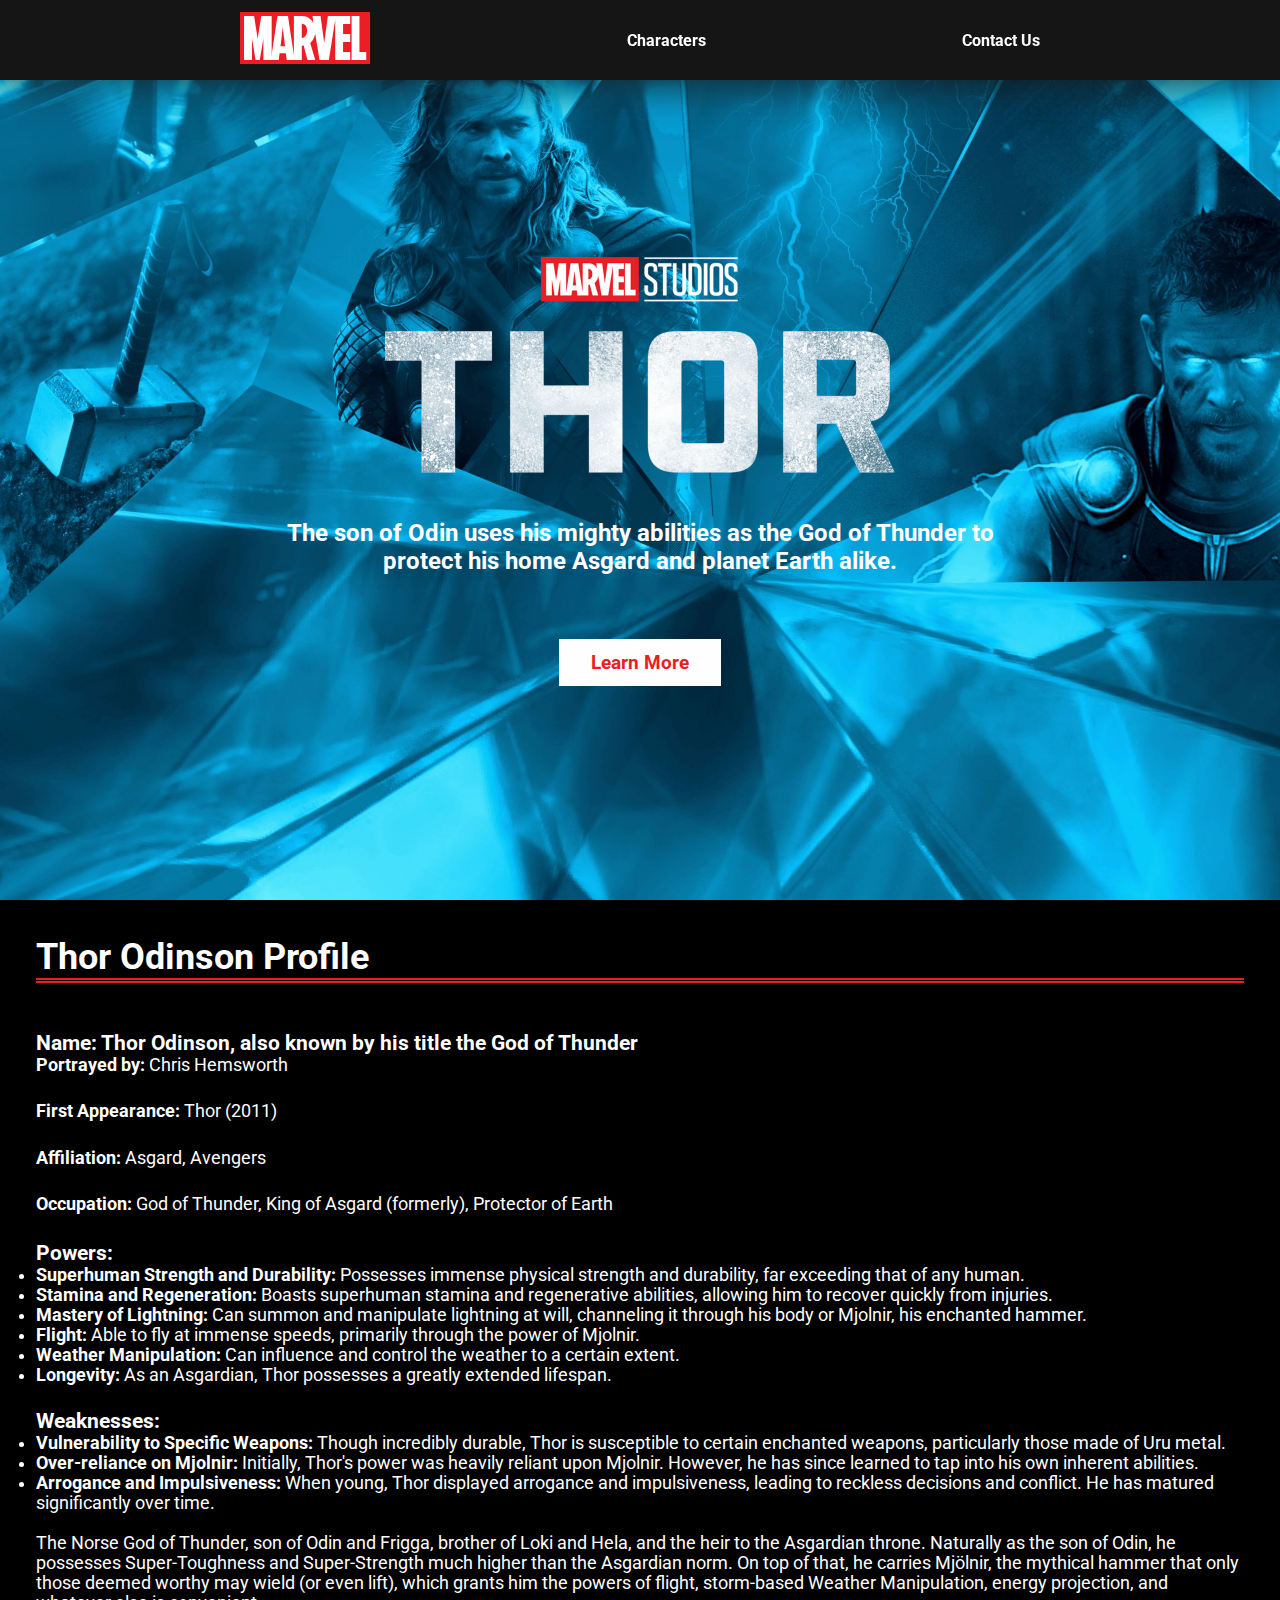
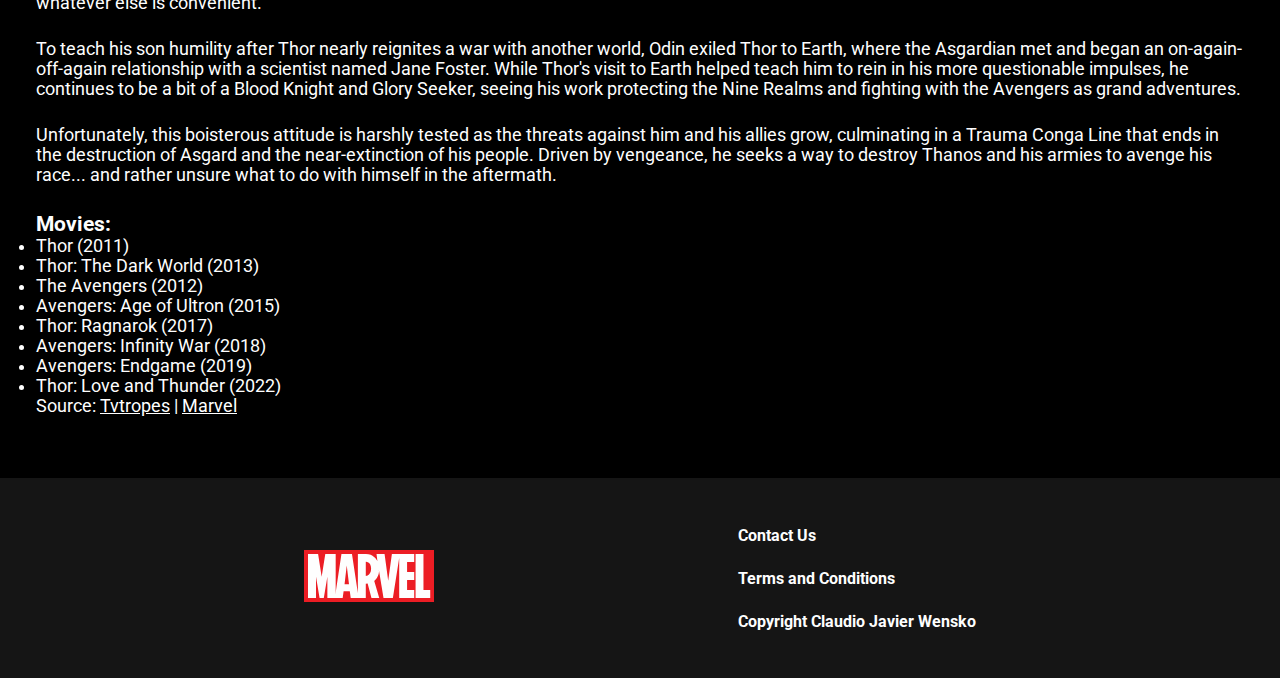
<file: pages/characters/thor.html>
<!DOCTYPE html>
<html lang="en">

<head>
    <meta charset="UTF-8">
    <meta name="viewport" content="width=device-width, initial-scale=1.0">
    <title>Thor | Marvel Universe</title>

    <link rel="stylesheet" href="../../css/style.css">
</head>

<body>
    <header class="headerIndex">
        <nav>
            <div class="maverlLogo">
                <a href="../../index.html">
                    <svg width="130" height="52" xmlns="http://www.w3.org/2000/svg" aria-hidden="true">
                        <rect fill="#EC1D24" width="100%" height="100%"></rect>
                        <path fill="#FEFEFE"
                            d="M126.222 40.059v7.906H111.58V4h7.885v36.059h6.757zm-62.564-14.5c-.61.294-1.248.44-1.87.442v-14.14h.04c.622-.005 5.264.184 5.264 6.993 0 3.559-1.58 5.804-3.434 6.705zM40.55 34.24l2.183-18.799 2.265 18.799H40.55zm69.655-22.215V4.007H87.879l-3.675 26.779-3.63-26.78h-8.052l.901 7.15c-.928-1.832-4.224-7.15-11.48-7.15-.047-.002-8.06 0-8.06 0l-.031 39.032-5.868-39.031-10.545-.005-6.072 40.44.002-40.435H21.278L17.64 26.724 14.096 4.006H4v43.966h7.95V26.78l3.618 21.192h4.226l3.565-21.192v21.192h15.327l.928-6.762h6.17l.927 6.762 15.047.008h.01v-.008h.02V33.702l1.845-.27 3.817 14.55h7.784l-.002-.01h.022l-5.011-17.048c2.538-1.88 5.406-6.644 4.643-11.203v-.002C74.894 19.777 79.615 48 79.615 48l9.256-.027 6.327-39.85v39.85h15.007v-7.908h-7.124v-10.08h7.124v-8.03h-7.124v-9.931h7.124z">
                        </path>
                        <path fill="#EC1D24" d="M0 0h30v52H0z"></path>
                        <path fill="#FEFEFE"
                            d="M31.5 48V4H21.291l-3.64 22.735L14.102 4H4v44h8V26.792L15.577 48h4.229l3.568-21.208V48z">
                        </path>
                    </svg>
                    <h1>Marvel</h1>
                </a>
            </div>
            <div class="dropdown">
                <button class="dropbtn">Characters</button>
                <div class="dropdownContent">
                    <a href="./antman.html">Ant-Man</a>
                    <a href="./doc-strange.html">Doctor Strange</a>
                    <a href="./hulk.html">Hulk</a>
                    <a href="./loki.html">Loki</a>
                    <a href="./thor.html">Thor</a>
                </div>
            </div>
            <div class="navItem">
                <a href="../contact.html">Contact Us</a>
            </div>
        </nav>

    </header>
    <main>

        <div class="characterHero" id="thor">
            <div class="image">
                <img src="../../images/characters/thor/thor-logo.png" alt="Thor Logo">
            </div>
            <div class="overview">
                <p>The son of Odin uses his mighty abilities as the God of Thunder to protect his home Asgard and planet
                    Earth alike.</p>
                <a href="#biography">Learn More</a>
            </div>
        </div>

        <div id="biography" class="bio">
            <div class="title">
                <h2>Thor Odinson Profile</h2>
            </div>
            <div class="content">
                <h3>Name: Thor Odinson, also known by his title the God of Thunder</h3>

                <p><strong>Portrayed by:</strong> Chris Hemsworth</p>
                <p><strong>First Appearance:</strong> Thor (2011)</p>
                <p><strong>Affiliation:</strong> Asgard, Avengers</p>
                <p><strong>Occupation:</strong> God of Thunder, King of Asgard (formerly), Protector of Earth</p>

                <h3>Powers:</h3>
                <ul>
                    <li><strong>Superhuman Strength and Durability:</strong> Possesses immense physical strength and
                        durability, far exceeding that of any human.</li>
                    <li><strong>Stamina and Regeneration:</strong> Boasts superhuman stamina and regenerative abilities,
                        allowing him to recover quickly from injuries.</li>
                    <li><strong>Mastery of Lightning:</strong> Can summon and manipulate lightning at will, channeling
                        it through his body or Mjolnir, his enchanted hammer.</li>
                    <li><strong>Flight:</strong> Able to fly at immense speeds, primarily through the power of Mjolnir.
                    </li>
                    <li><strong>Weather Manipulation:</strong> Can influence and control the weather to a certain
                        extent.</li>
                    <li><strong>Longevity:</strong> As an Asgardian, Thor possesses a greatly extended lifespan.</li>
                </ul>

                <h3>Weaknesses:</h3>
                <ul>
                    <li><strong>Vulnerability to Specific Weapons:</strong> Though incredibly durable, Thor is
                        susceptible to certain enchanted weapons, particularly those made of Uru metal.</li>
                    <li><strong>Over-reliance on Mjolnir:</strong> Initially, Thor's power was heavily reliant upon
                        Mjolnir. However, he has since learned to tap into his own inherent abilities.</li>
                    <li><strong>Arrogance and Impulsiveness:</strong> When young, Thor displayed arrogance and
                        impulsiveness, leading to reckless decisions and conflict. He has matured significantly over
                        time.</li>
                </ul>
                <br>
                <p>The Norse God of Thunder, son of Odin and Frigga, brother of Loki and Hela, and the heir to the
                    Asgardian throne. Naturally as the son of Odin, he possesses Super-Toughness and Super-Strength much
                    higher than the Asgardian norm. On top of that, he carries Mjölnir, the mythical hammer that only
                    those deemed worthy may wield (or even lift), which grants him the powers of flight, storm-based
                    Weather Manipulation, energy projection, and whatever else is convenient.</p>
                <p>To teach his son humility after Thor nearly reignites a war with another world, Odin exiled Thor to
                    Earth, where the Asgardian met and began an on-again-off-again relationship with a scientist named
                    Jane Foster. While Thor's visit to Earth helped teach him to rein in his more questionable impulses,
                    he continues to be a bit of a Blood Knight and Glory Seeker, seeing his work protecting the Nine
                    Realms and fighting with the Avengers as grand adventures.</p>
                <p>Unfortunately, this boisterous attitude is harshly tested as the threats against him and his allies
                    grow, culminating in a Trauma Conga Line that ends in the destruction of Asgard and the
                    near-extinction of his people. Driven by vengeance, he seeks a way to destroy Thanos and his armies
                    to avenge his race... and rather unsure what to do with himself in the aftermath.</p>

                <h3>Movies:</h3>
                <ul>
                    <li>Thor (2011)</li>
                    <li>Thor: The Dark World (2013)</li>
                    <li>The Avengers (2012)</li>
                    <li>Avengers: Age of Ultron (2015)</li>
                    <li>Thor: Ragnarok (2017)</li>
                    <li>Avengers: Infinity War (2018)</li>
                    <li>Avengers: Endgame (2019)</li>
                    <li>Thor: Love and Thunder (2022)</li>
                </ul>

                <p>Source: <a href="https://tvtropes.org/pmwiki/pmwiki.php/Characters/MCUThorOdinson"
                        target="_blank">Tvtropes</a> | <a href="https://www.marvel.com/characters/thor-thor-odinson"
                        target="_blank">Marvel</a></p>
            </div>
        </div>

    </main>
    <footer>

        <div class="maverlLogo">
            <a href="../../index.html">
                <svg width="130" height="52" xmlns="http://www.w3.org/2000/svg" aria-hidden="true">
                    <rect fill="#EC1D24" width="100%" height="100%"></rect>
                    <path fill="#FEFEFE"
                        d="M126.222 40.059v7.906H111.58V4h7.885v36.059h6.757zm-62.564-14.5c-.61.294-1.248.44-1.87.442v-14.14h.04c.622-.005 5.264.184 5.264 6.993 0 3.559-1.58 5.804-3.434 6.705zM40.55 34.24l2.183-18.799 2.265 18.799H40.55zm69.655-22.215V4.007H87.879l-3.675 26.779-3.63-26.78h-8.052l.901 7.15c-.928-1.832-4.224-7.15-11.48-7.15-.047-.002-8.06 0-8.06 0l-.031 39.032-5.868-39.031-10.545-.005-6.072 40.44.002-40.435H21.278L17.64 26.724 14.096 4.006H4v43.966h7.95V26.78l3.618 21.192h4.226l3.565-21.192v21.192h15.327l.928-6.762h6.17l.927 6.762 15.047.008h.01v-.008h.02V33.702l1.845-.27 3.817 14.55h7.784l-.002-.01h.022l-5.011-17.048c2.538-1.88 5.406-6.644 4.643-11.203v-.002C74.894 19.777 79.615 48 79.615 48l9.256-.027 6.327-39.85v39.85h15.007v-7.908h-7.124v-10.08h7.124v-8.03h-7.124v-9.931h7.124z">
                    </path>
                    <path fill="#EC1D24" d="M0 0h30v52H0z"></path>
                    <path fill="#FEFEFE"
                        d="M31.5 48V4H21.291l-3.64 22.735L14.102 4H4v44h8V26.792L15.577 48h4.229l3.568-21.208V48z">
                    </path>
                </svg>
            </a>
        </div>

        <ul class="links">
            <li><a href="../contact.html">Contact Us</a></li>
            <li><a href="../terms.html">Terms and Conditions</a></li>
            <li>Copyright Claudio Javier Wensko</li>
        </ul>

    </footer>
</body>

</html>
</file>
<file: css/style.css>
@import url("https://fonts.googleapis.com/css2?family=Roboto:wght@100;300;400;500;700;900&display=swap");
* {
  margin: 0;
  padding: 0;
  box-sizing: border-box;
  font-family: "Roboto", sans-serif;
}

h1 {
  display: none;
}

.dropbtn {
  background-color: transparent;
  color: white;
  padding: 16px;
  font-size: 16px;
  border: none;
  cursor: pointer;
  font-weight: 700;
}

.dropdown {
  position: relative;
  display: inline-block;
}

.dropdownContent {
  display: none;
  position: absolute;
  background-color: #151515;
  min-width: 160px;
  box-shadow: 0px 8px 16px 0px rgba(0, 0, 0, 0.2);
  z-index: 1;
}

.dropdownContent a {
  color: #FEFEFE;
  font-weight: 700;
  padding: 12px 16px;
  text-decoration: none;
  display: block;
}

.dropdownContent a:hover {
  background-color: #EC1D24;
}

.dropdown:hover .dropdownContent {
  display: block;
}

.dropdown:hover .dropbtn {
  background-color: transparent;
  color: #EC1D24;
}

header {
  width: 100%;
  height: 80px;
  position: fixed;
  transition: 0.5s ease;
  background-color: #151515;
  z-index: 99;
}
header nav {
  height: 80px;
  display: flex;
  flex-flow: row wrap;
  justify-content: space-evenly;
  align-items: center;
}
header nav .navItem a {
  font-weight: 700;
  text-decoration: none;
  color: #FEFEFE;
}
header nav .navItem a:hover {
  color: #EC1D24;
}

.headerIndex {
  background-color: rgba(21, 21, 21, 0.5);
  box-shadow: 0px 0px 50px #151515;
}

.headerIndex:hover {
  background-color: #151515;
}

footer {
  width: 100%;
  height: 200px;
  background-color: #151515;
  display: flex;
  flex-flow: row wrap;
  justify-content: space-evenly;
  align-items: center;
}
footer .links {
  list-style-type: none;
}
footer .links li, footer .links li a {
  color: #FEFEFE;
  font-weight: 700;
  text-decoration: none;
  padding: 12px 0;
}

.hero {
  width: 100vw;
  height: fit-content;
  background-color: #000;
}
.hero .heroImage {
  width: 100%;
}
.hero .heroContent {
  position: relative;
  text-align: center;
  bottom: 200px;
}
.hero .heroContent h2 {
  color: #FEFEFE;
  font-size: 2rem;
}

.charactersSection {
  width: 100%;
  height: fit-content;
  background-color: #000;
  padding: 48px;
}
.charactersSection .title {
  color: #FEFEFE;
  font-size: 1.75rem;
  margin-bottom: 48px;
  border-bottom: 5px double #EC1D24;
}
.charactersSection .charactersFlex {
  display: flex;
  flex-flow: row wrap;
  gap: 24px;
  justify-content: space-evenly;
  align-items: center;
}
.charactersSection .charactersFlex .characterCard {
  width: 250px;
  height: 350px;
  background-color: #151515;
  text-decoration: none;
}
.charactersSection .charactersFlex .characterCard .image img {
  width: 100%;
}
.charactersSection .charactersFlex .characterCard .content {
  display: flex;
  flex-flow: column;
  justify-content: flex-end;
  padding: 12px;
  font-size: 1.12rem;
  font-weight: 700;
  color: white;
}

@media all and (max-width: 768px) {
  .hero {
    padding-top: 80px;
  }
  .hero .heroImage {
    width: 100%;
  }
  .hero .heroContent {
    bottom: 20px;
    width: 80%;
    margin: 0 auto;
  }
  .hero .heroContent h2 {
    font-size: 1.5rem;
  }
  .charactersSection .title {
    font-size: 1.25rem;
  }
}
#ant-man {
  background-image: url(../images/characters/antman/antman-background.jpg);
}

#strange {
  background-image: url(../images/characters/doc-strange/strange-background.jpg);
}

#hulk {
  background-image: url(../images/characters/hulk/hulk-background.jpg);
}

#loki {
  background-image: url(../images/characters/loki/logi-background.jpg);
}

#thor {
  background-image: url(../images/characters/thor/thor-background.jpg);
}

.characterHero {
  width: 100%;
  height: 100vh;
  background-repeat: no-repeat;
  background-size: cover;
  display: flex;
  flex-flow: column wrap;
  justify-content: center;
  align-items: center;
}
.characterHero .image {
  width: 600px;
}
.characterHero .image img {
  width: 100%;
}
.characterHero .overview {
  text-align: center;
  width: 60%;
}
.characterHero .overview p {
  color: #FEFEFE;
  font-size: 1.5rem;
  font-weight: 700;
}
.characterHero .overview a {
  display: block;
  width: fit-content;
  padding: 12px 32px;
  margin: 64px auto 0 auto;
  background-color: #FEFEFE;
  color: #EC1D24;
  font-weight: 700;
  font-size: 1.2rem;
  text-decoration: none;
}

.bio {
  background-color: #000;
  color: #FEFEFE;
  padding: 36px;
}
.bio .title {
  color: #FEFEFE;
  font-size: 1.5rem;
  margin-bottom: 48px;
  border-bottom: 5px double #EC1D24;
}
.bio .content {
  font-size: 1.1rem;
}
.bio .content p {
  margin-bottom: 1.5em;
}
.bio .content h3 {
  margin-top: 24px;
}
.bio .content a {
  color: white;
}

@media all and (max-width: 700px) {
  .characterHero .image {
    width: 90%;
  }
  .characterHero .image img {
    width: 100%;
  }
  .characterHero .overview p {
    font-size: 1.25rem;
  }
  .bio .title {
    font-size: 1.25rem;
  }
}
.terms {
  width: 90%;
  margin: 0 auto;
  padding: 120px 0;
}
.terms .title {
  color: #151515;
  font-size: 1.5rem;
  margin-bottom: 48px;
  border-bottom: 5px double #EC1D24;
}
.terms .content h2 {
  margin-top: 24px;
  font-size: 1.1rem;
}

.contactForm {
  width: 100%;
  min-height: 700px;
  padding-top: 80px;
  background: url(../images/contact.jpeg) no-repeat;
  background-size: cover;
  background-position: center;
  display: flex;
  flex-flow: column wrap;
  justify-content: center;
  align-items: center;
}
.contactForm h2 {
  color: white;
  font-weight: 700;
  font-size: 3rem;
  text-shadow: 2px 2px 2px black;
}
.contactForm form {
  background-color: #FEFEFE;
  padding: 24px;
}
.contactForm form input {
  margin: 12px 0;
  height: 32px;
  width: 100%;
  padding: 12px;
  border: 1px solid #151515;
}
.contactForm form textarea {
  padding: 12px;
  border: 1px solid #151515;
}
.contactForm form button {
  width: 100%;
  height: 32px;
  background-color: #EC1D24;
  color: #FEFEFE;
  font-weight: 700;
  border: 0;
}

@media all and (max-width: 425px) {
  .contactForm h2 {
    font-size: 2.5rem;
  }
  .contactForm form {
    width: 90%;
  }
  .contactForm form textarea {
    width: 100%;
  }
}

/*# sourceMappingURL=style.css.map */
</file>
